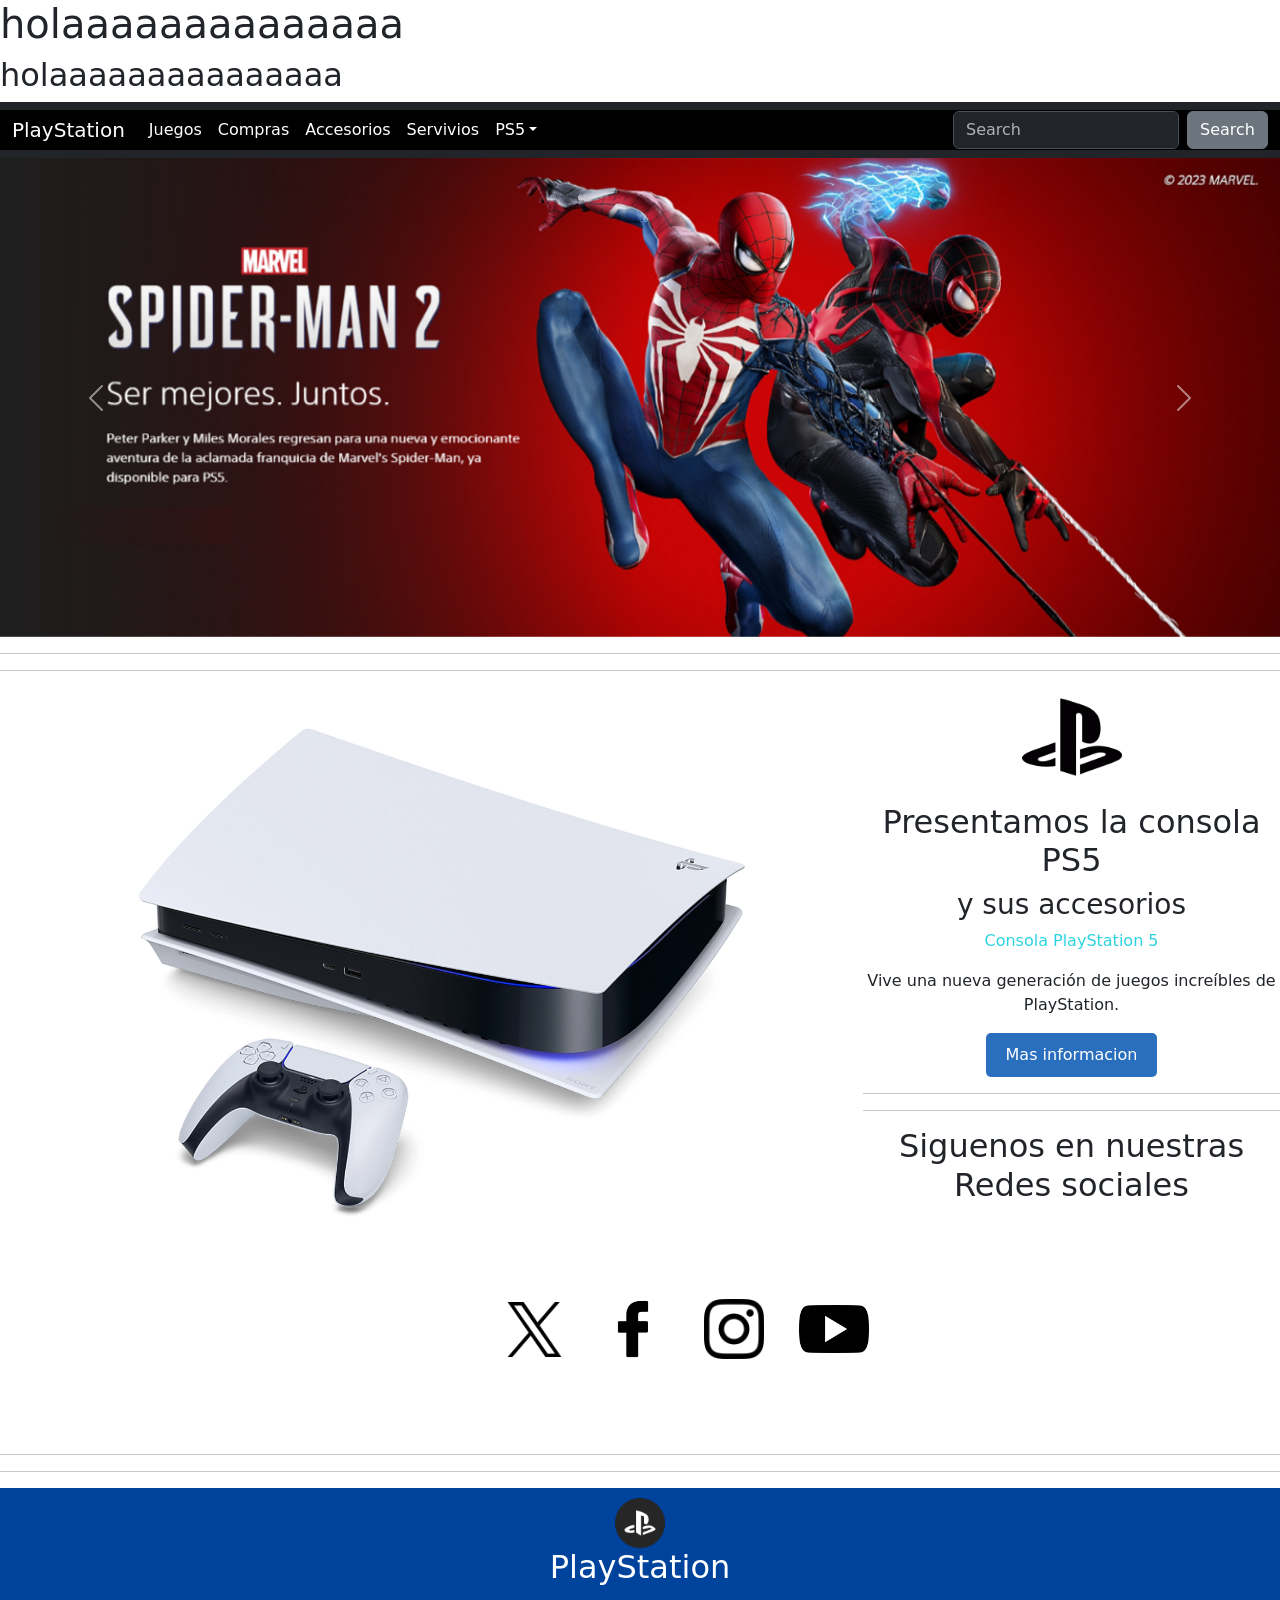
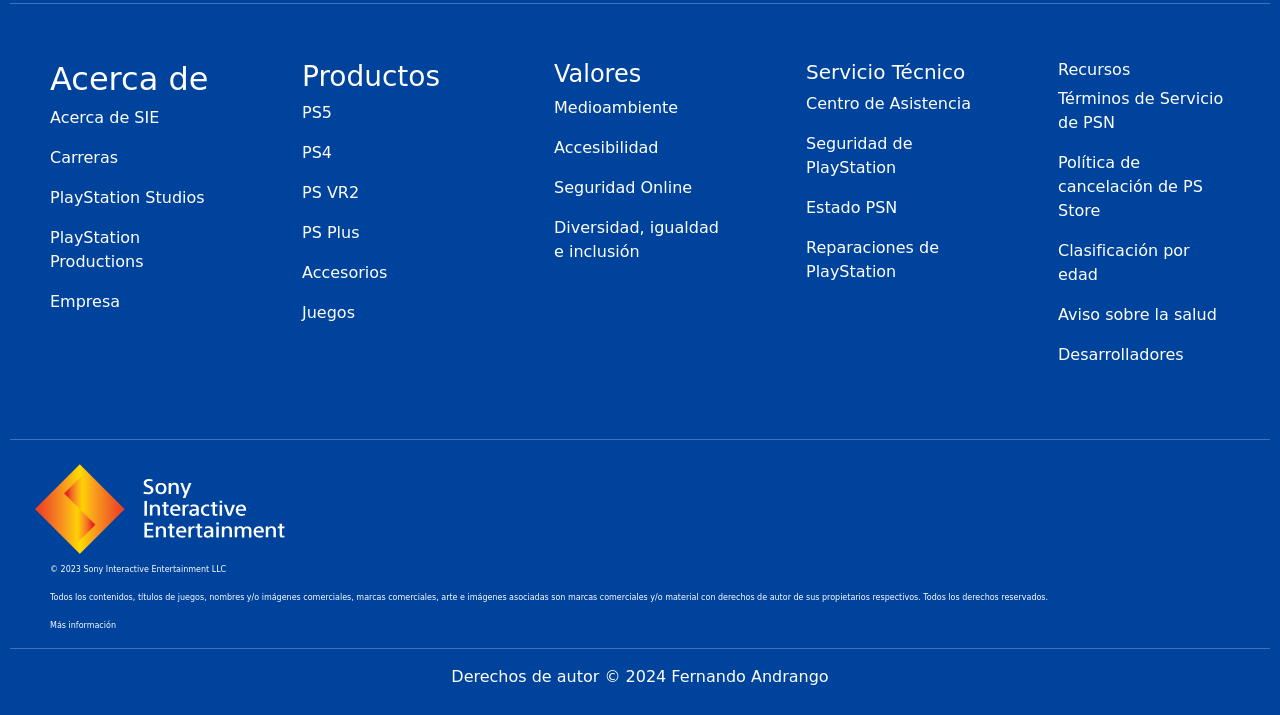
<file: index.html>
<!DOCTYPE html>
<html lang="es">
  <head>
    <meta charset="UTF-8" />
    <meta name="viewport" content="width=device-width, initial-scale=1.0" />
    <style>
      p {
        margin-bottom: 10px;
      }
      footer {
        background-color: #00439c;
        color: rgb(255, 255, 255);
        padding: 10px;
        text-align: center;
      }
    </style>
    <link
      rel="icon"
      href="imagenes/logotipo-de-playstation.png"
      type="image/x-icon"
    />
    <link
      href="https://cdn.jsdelivr.net/npm/bootstrap@5.3.2/dist/css/bootstrap.min.css"
      rel="stylesheet"
      integrity="sha384-T3c6CoIi6uLrA9TneNEoa7RxnatzjcDSCmG1MXxSR1GAsXEV/Dwwykc2MPK8M2HN"
      crossorigin="anonymous"
    />
    <link rel="stylesheet" href="css/diseño.css" />

    <title>PlayStation</title>
  </head>
  <body>
    <h1>holaaaaaaaaaaaaaa</h1>
    <h2>holaaaaaaaaaaaaaaa</h2>
    <nav class="navbar navbar-expand-lg bg-dark" data-bs-theme="dark">
      <div class="container-fluid">
        <a class="navbar-brand" href="#">PlayStation</a>
        <button
          class="navbar-toggler"
          type="button"
          data-bs-toggle="collapse"
          data-bs-target="#navbarColor02"
          aria-controls="navbarColor02"
          aria-expanded="false"
          aria-label="Toggle navigation"
        >
          <span class="navbar-toggler-icon"></span>
        </button>
        <div class="collapse navbar-collapse" id="navbarColor02">
          <ul class="navbar-nav me-auto">
            <li class="nav-item">
              <a class="nav-link active" href="juegos.html"
                >Juegos
                <span class="visually-hidden">(current)</span>
              </a>
            </li>
            <li class="nav-item">
              <a class="nav-link" href="compras.html">Compras</a>
            </li>
            <li class="nav-item">
              <a class="nav-link" href="accesorios.html">Accesorios</a>
            </li>
            <li class="nav-item">
              <a class="nav-link" href="servicios.html">Servivios</a>
            </li>
            <li class="nav-item dropdown">
              <a
                class="nav-link dropdown-toggle"
                data-bs-toggle="dropdown"
                href="#"
                role="button"
                aria-haspopup="true"
                aria-expanded="false"
                >PS5</a
              >
              <div class="dropdown-menu">
                <a class="dropdown-item" href="#">Action</a>
                <a class="dropdown-item" href="#">Another action</a>
                <a class="dropdown-item" href="#">Something else here</a>
                <div class="dropdown-divider"></div>
                <a class="dropdown-item" href="#">Separated link</a>
              </div>
            </li>
          </ul>
          <form class="d-flex">
            <input
              class="form-control me-sm-2"
              type="search"
              placeholder="Search"
            />
            <button class="btn btn-secondary my-2 my-sm-0" type="submit">
              Search
            </button>
          </form>
        </div>
      </div>
    </nav>
    <!--Carousel-->

    <div
      id="carouselExampleInterval"
      class="carousel slide"
      data-bs-ride="carousel"
    >
      <div class="carousel-inner">
        <div class="carousel-item active" data-bs-interval="10000">
          <img src="imagenes/spider.png" class="d-block w-100" alt="logo" />
        </div>
        <div class="carousel-item" data-bs-interval="2000">
          <img src="imagenes/god.png" class="d-block w-100" alt="logo" />
        </div>
        <div class="carousel-item">
          <img src="imagenes/play.png" class="d-block w-100" alt="logo" />
        </div>
      </div>
      <button
        class="carousel-control-prev"
        type="button"
        data-bs-target="#carouselExampleInterval"
        data-bs-slide="prev"
      >
        <span class="carousel-control-prev-icon" aria-hidden="true"></span>
        <span class="visually-hidden">Previous</span>
      </button>
      <button
        class="carousel-control-next"
        type="button"
        data-bs-target="#carouselExampleInterval"
        data-bs-slide="next"
      >
        <span class="carousel-control-next-icon" aria-hidden="true"></span>
        <span class="visually-hidden">Next</span>
      </button>
    </div>
    <hr />
    <hr />

    <div style="float: left">
      <img src="imagenes/ps5.png" alt="ps5" />
    </div>
    <div style="text-align: center">
      <img
        src="imagenes/logotipo-de-playstation.png"
        alt="logo"
        height="100px"
        width="100px"
      />
      <p></p>
      <h2 class="titulo1">Presentamos la consola PS5</h2>
      <h3>y sus accesorios</h3>

      <p class="titulo2">Consola PlayStation 5</p>
      <p>Vive una nueva generación de juegos increíbles de PlayStation.</p>
      <button class="mi-boton">Mas informacion</button>
    </div>
    <hr />
    <hr />
    <div style="text-align: center">
      <h2>Siguenos en nuestras Redes sociales</h2>
    </div>
    <div class="container">
      <section class="contenedor-flexible">
        <div class="caja caja-1" style="text-align: center">
          &nbsp;&nbsp;&nbsp;&nbsp;&nbsp;&nbsp;&nbsp;&nbsp;&nbsp;&nbsp;&nbsp;&nbsp;&nbsp;&nbsp;&nbsp;&nbsp;&nbsp;&nbsp;
          <img
            src="imagenes/gorjeo.png"
            alt="twiter"
            height="55px"
            width="55px"
          />
          &nbsp;&nbsp;&nbsp;&nbsp;&nbsp;
          <img
            src="imagenes/facebook.png"
            alt="facebook"
            height="70px"
            width="70px"
          />
          &nbsp;&nbsp;&nbsp;&nbsp;&nbsp;
          <img
            src="imagenes/instagram.png"
            alt="instagram"
            height="60px"
            width="60px"
          />
          &nbsp;&nbsp;&nbsp;&nbsp;&nbsp;
          <img
            src="imagenes/youtube.png"
            alt="youtube"
            height="70px"
            width="70px"
          />
        </div>
      </section>
    </div>

    <div class="toast" role="alert" aria-live="assertive" aria-atomic="true">
      <div class="toast-header">
        <img
          src="imagenes/logotipo-de-playstation.png"
          class="rounded me-2"
          alt="..."
        />
        <strong class="me-auto">Bootstrap</strong>
        <small class="text-body-secondary">1 mins ago</small>
        <button
          type="button"
          class="btn-close"
          data-bs-dismiss="toast"
          aria-label="Close"
        ></button>
      </div>
      <div class="toast-body">Hello, world! This is a toast message.</div>
    </div>

    <hr />
    <hr />
    <!--pie de pagina-->
    <footer>
      <div>
        <img
          src="imagenes/estacion-de-juegos (1).png"
          alt="logo2"
          height="50px"
          width="50px"
        />
      </div>
      <div style="text-align: center">
        <h2 class="pie-pagina">PlayStation</h2>
      </div>
      <hr />
      <div class="clearfix">
        <div class="columna">
          <h2>Acerca de</h2>
          <p>Acerca de SIE</p>
          <p>Carreras</p>
          <p>PlayStation Studios</p>
          <p>PlayStation Productions</p>
          <p>Empresa</p>
        </div>
        <div class="columna">
          <h3>Productos</h3>
          <p>PS5</p>
          <p>PS4</p>
          <p>PS VR2</p>
          <p>PS Plus</p>
          <p>Accesorios</p>
          <p>Juegos</p>
        </div>
        <div class="columna">
          <h4>Valores</h4>
          <p>Medioambiente</p>
          <p>Accesibilidad</p>
          <p>Seguridad Online</p>
          <p>Diversidad, igualdad e inclusión</p>
        </div>
        <div class="columna">
          <h5>Servicio Técnico</h5>
          <p>Centro de Asistencia</p>
          <p>Seguridad de PlayStation</p>
          <p>Estado PSN</p>
          <p>Reparaciones de PlayStation</p>
        </div>
        <div class="columna">
          <h6>Recursos</h6>
          <p>Términos de Servicio de PSN</p>
          <p>Política de cancelación de PS Store</p>
          <p>Clasificación por edad</p>
          <p>Aviso sobre la salud</p>
          <p>Desarrolladores</p>
        </div>
      </div>

      <hr />
      <div style="text-align: left">
        <img src="imagenes/sony.png" alt="" />
      </div>
      <p class="parrafo-final">© 2023 Sony Interactive Entertainment LLC</p>
      <p class="parrafo-final">
        Todos los contenidos, títulos de juegos, nombres y/o imágenes
        comerciales, marcas comerciales, arte e imágenes asociadas son marcas
        comerciales y/o material con derechos de autor de sus propietarios
        respectivos. Todos los derechos reservados.
      </p>
      <p class="parrafo-final">Más información</p>
      <hr />
      <p>Derechos de autor © 2024 Fernando Andrango</p>
    </footer>

    <script
      src="https://cdn.jsdelivr.net/npm/bootstrap@5.3.2/dist/js/bootstrap.bundle.min.js"
      integrity="sha384-C6RzsynM9kWDrMNeT87bh95OGNyZPhcTNXj1NW7RuBCsyN/o0jlpcV8Qyq46cDfL"
      crossorigin="anonymous"
    ></script>
  </body>
</html>
</file>
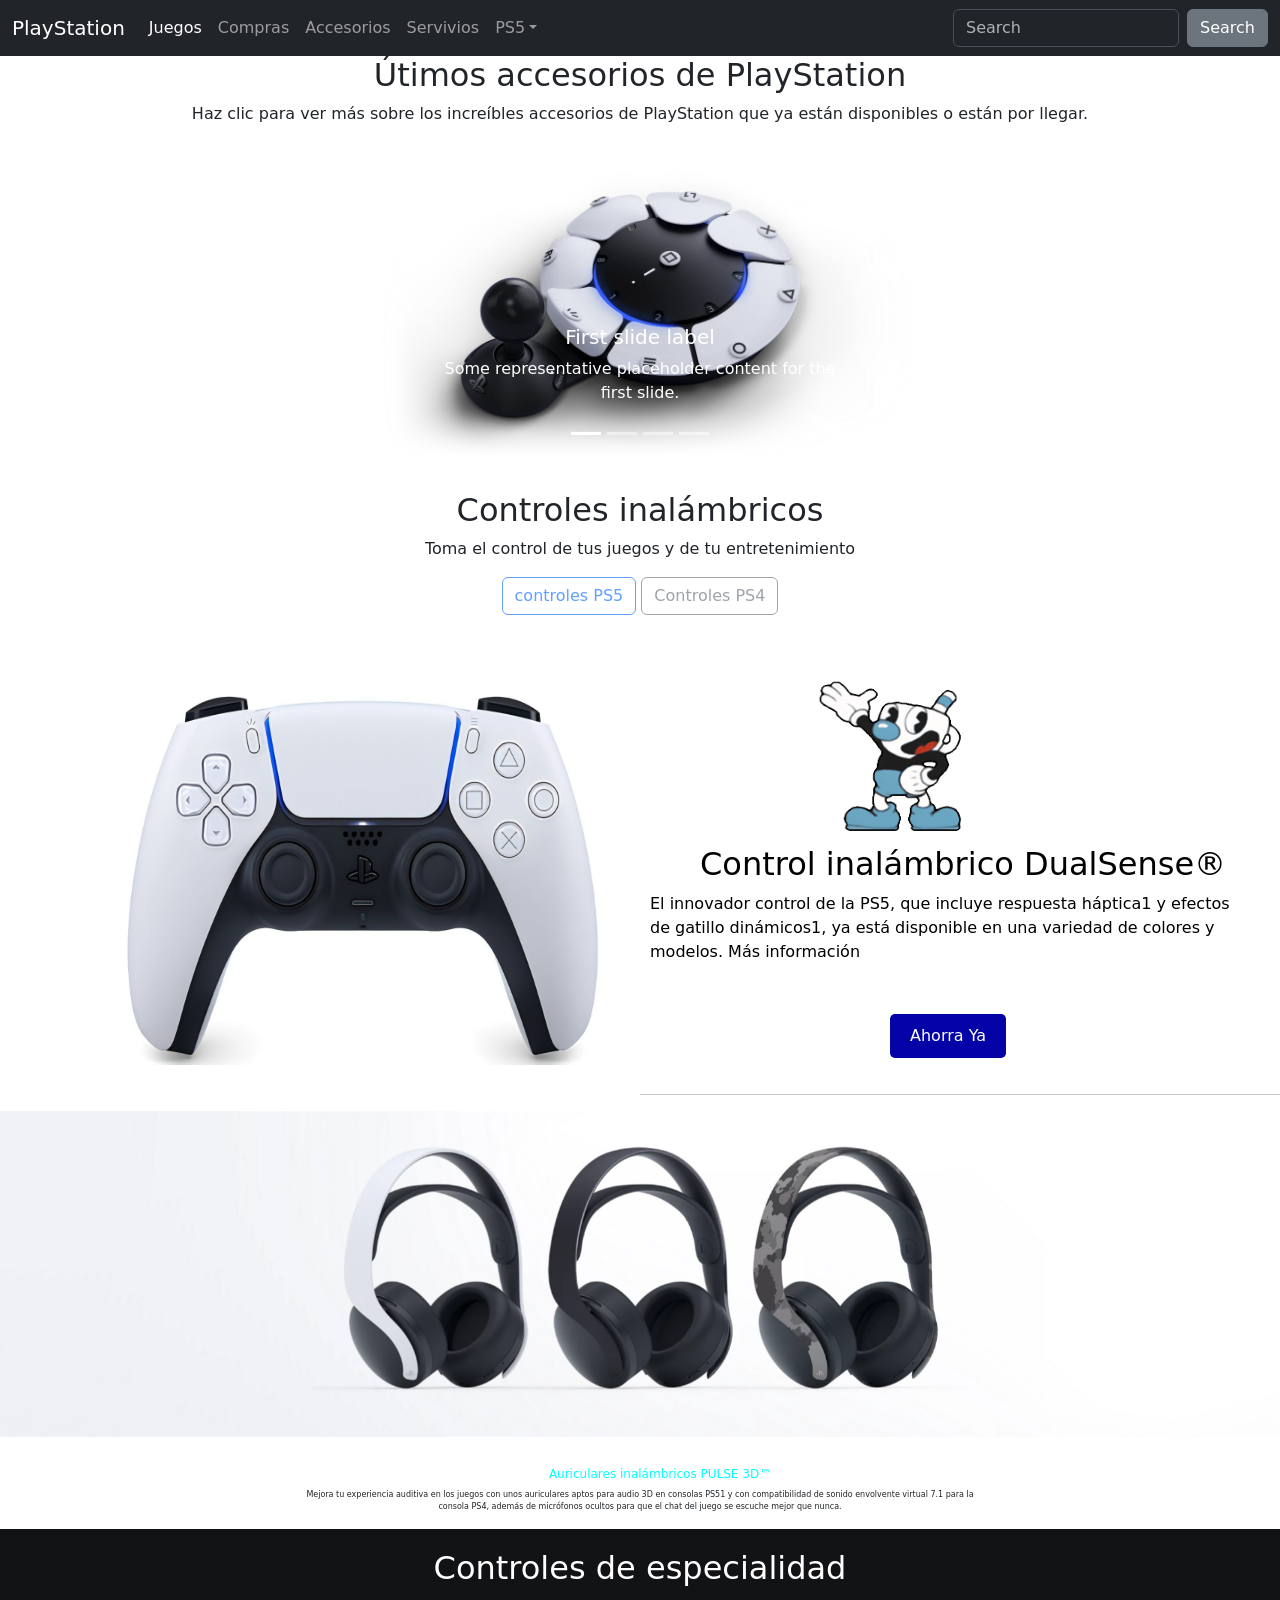
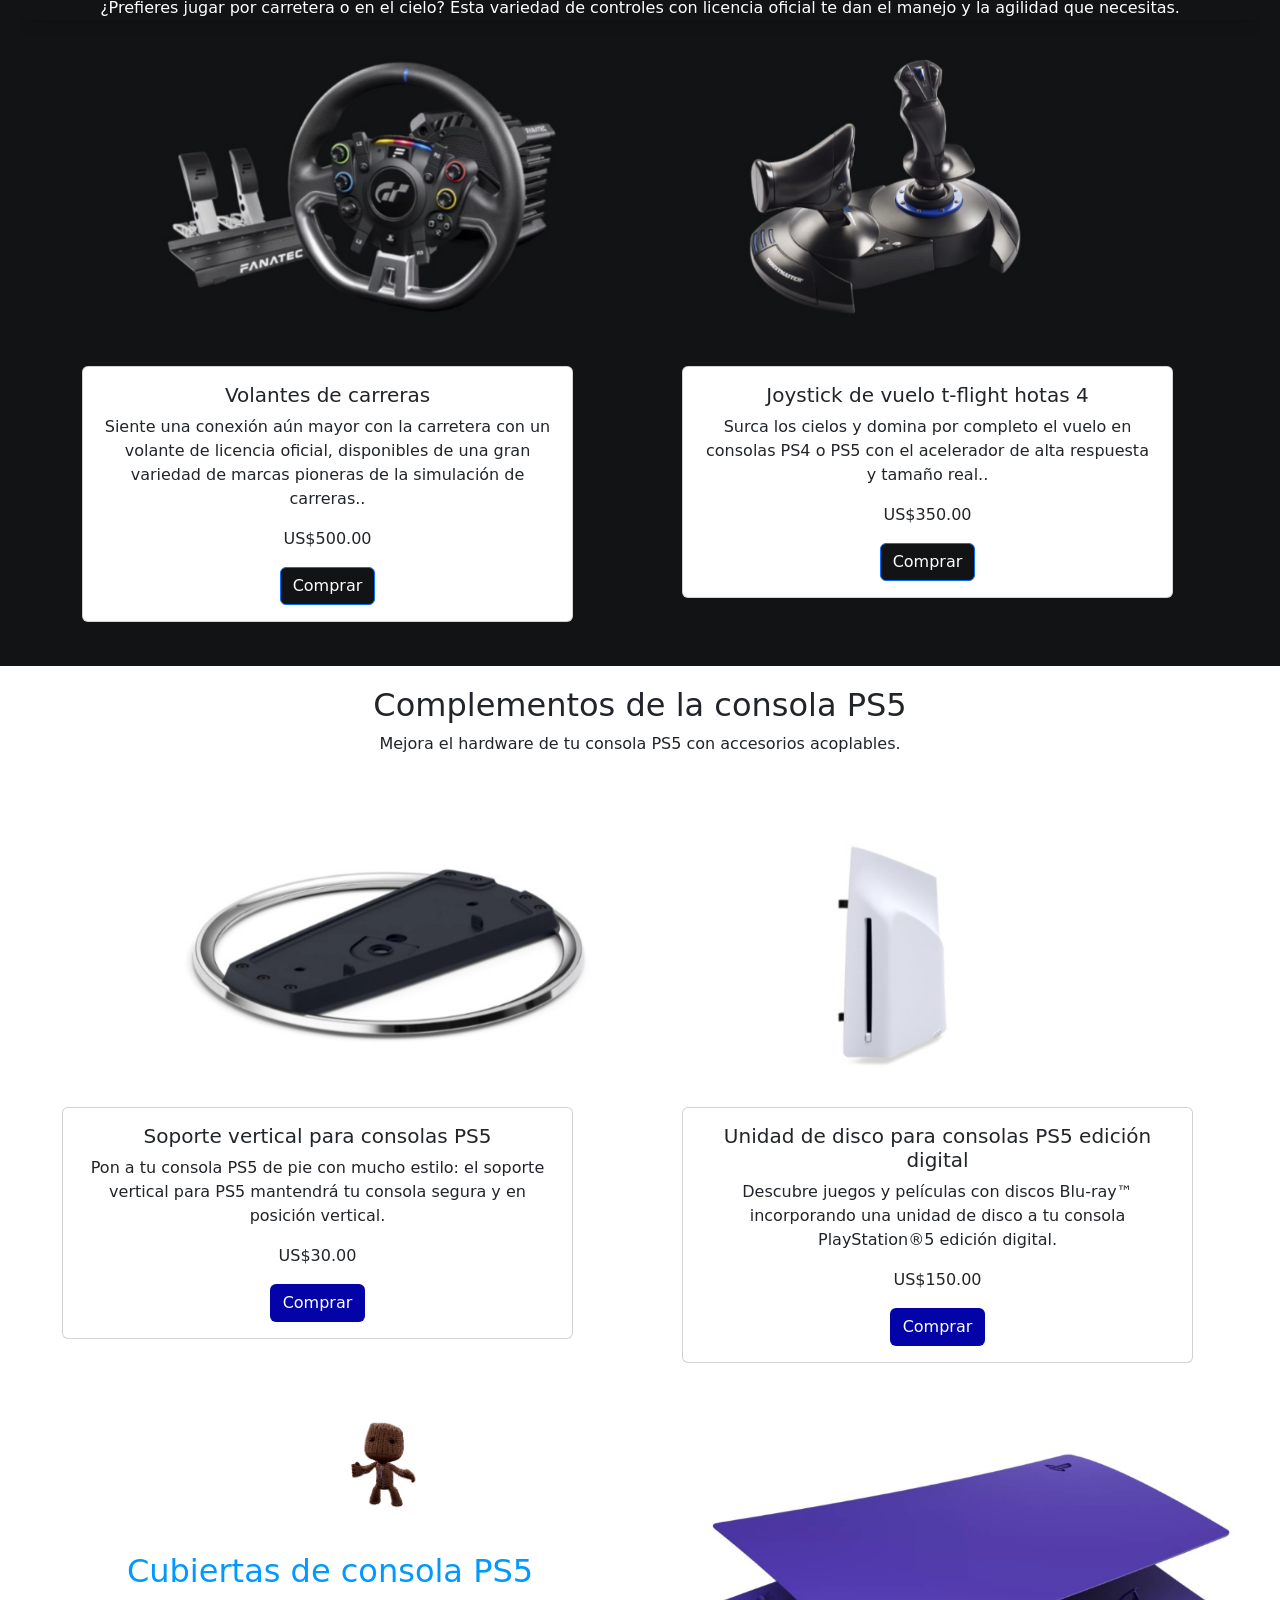
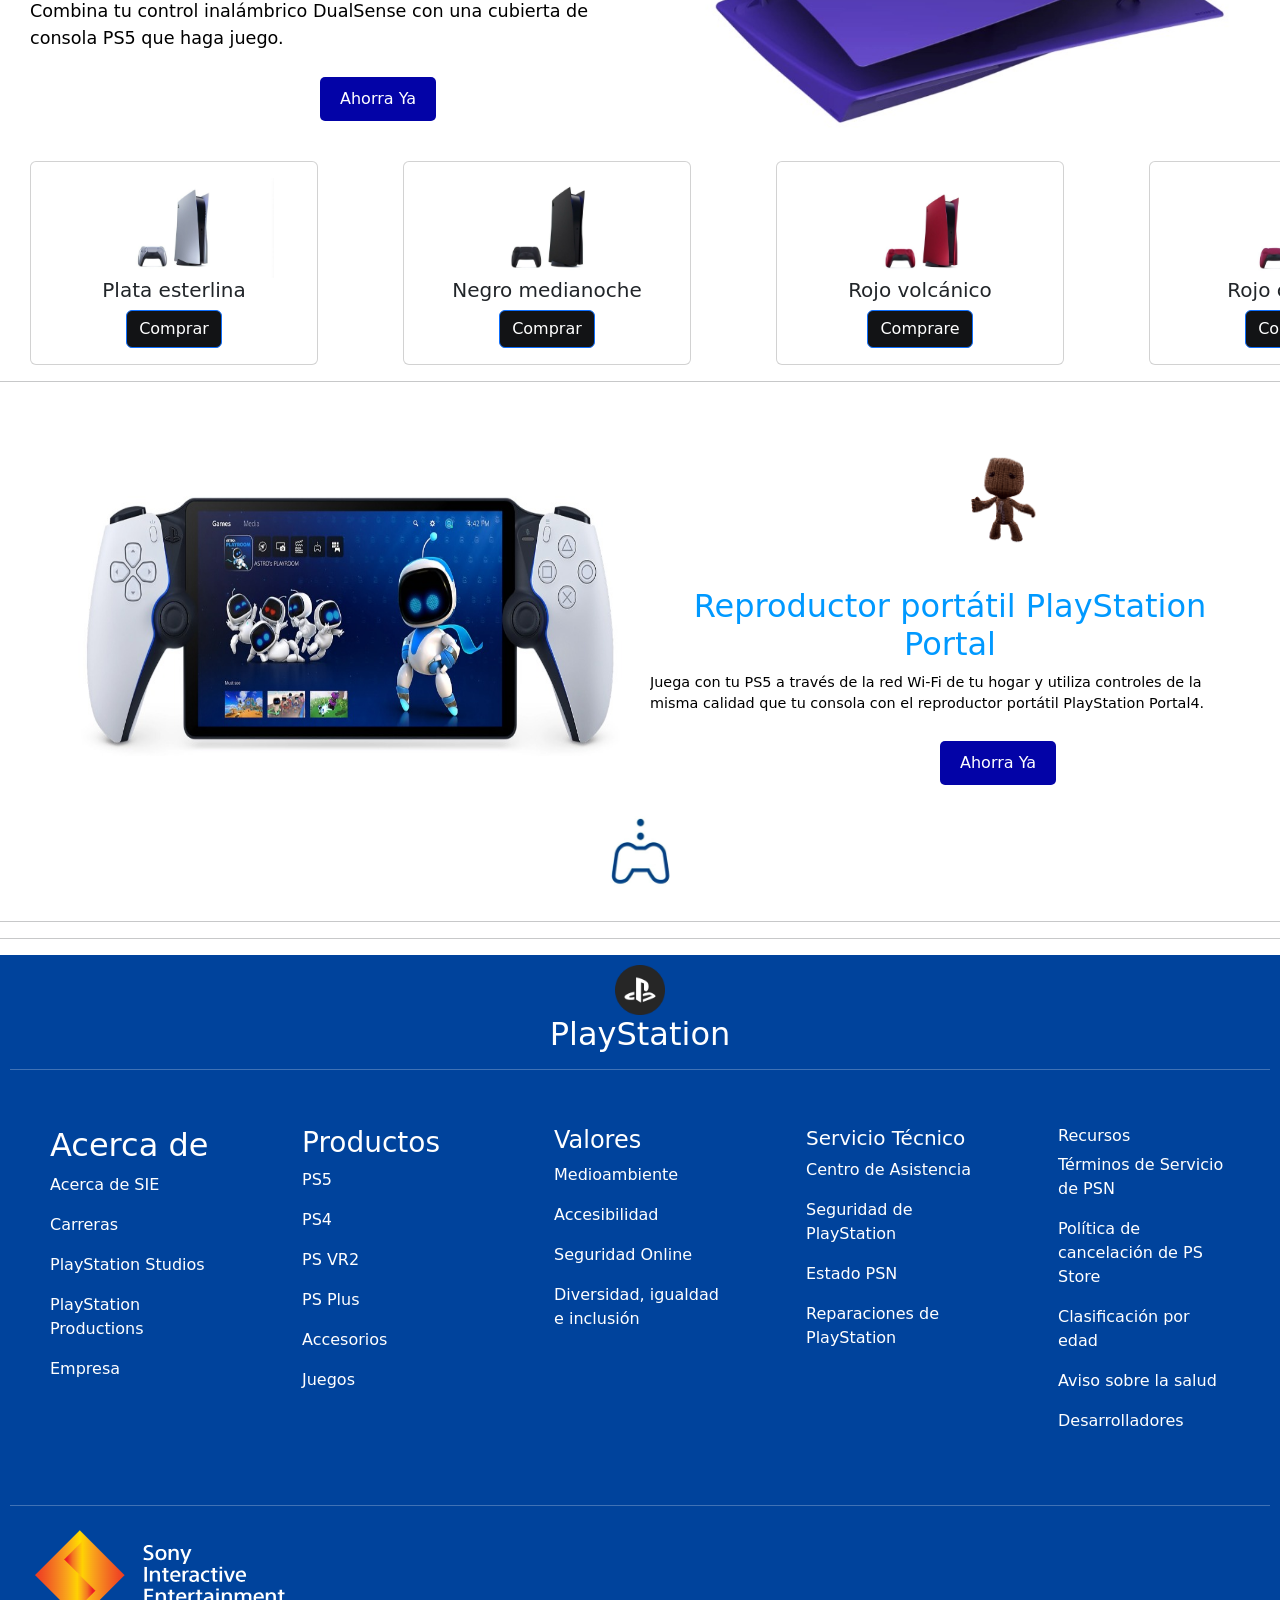
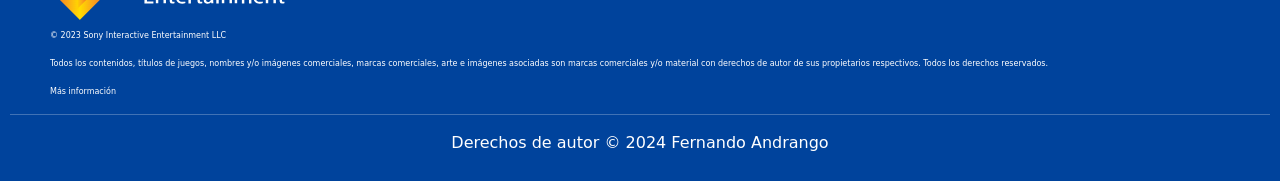
<file: accesorios.html>
<!DOCTYPE html>
<html lang="en">
  <head>
    <meta charset="UTF-8" />
    <meta name="viewport" content="width=device-width, initial-scale=1.0" />
    <link
    rel="icon"
    href="imagenes/logotipo-de-playstation.png"
    type="image/x-icon"
  />
    <style>
        header {
          background-color: #ffffff;
          padding: 20px;
          text-align: left;
          color: rgb(0, 0, 0);
        }
        p {
          margin-bottom: 10px;
        }
        footer {
          background-color: #00439c;
          color: white;
          padding: 10px;
          text-align: center;
        }
      </style>
    <link
      href="https://cdn.jsdelivr.net/npm/bootstrap@5.3.2/dist/css/bootstrap.min.css"
      rel="stylesheet"
      integrity="sha384-T3c6CoIi6uLrA9TneNEoa7RxnatzjcDSCmG1MXxSR1GAsXEV/Dwwykc2MPK8M2HN"
      crossorigin="anonymous"
    />
    <link rel="stylesheet" href="css/diseñoAcsesorios.css" />


    <title>Accesorios</title>
  </head>
  <body>
    <nav class="navbar navbar-expand-lg bg-dark" data-bs-theme="dark">
      <div class="container-fluid">
        <a class="navbar-brand" href="playstation.html">PlayStation</a>
        <button
          class="navbar-toggler"
          type="button"
          data-bs-toggle="collapse"
          data-bs-target="#navbarColor02"
          aria-controls="navbarColor02"
          aria-expanded="false"
          aria-label="Toggle navigation"
        >
          <span class="navbar-toggler-icon"></span>
        </button>
        <div class="collapse navbar-collapse" id="navbarColor02">
          <ul class="navbar-nav me-auto">
            <li class="nav-item">
              <a class="nav-link active" href="juegos.html"
                >Juegos
                <span class="visually-hidden">(current)</span>
              </a>
            </li>
            <li class="nav-item">
              <a class="nav-link" href="compras.html">Compras</a>
            </li>
            <li class="nav-item">
              <a class="nav-link" href="#">Accesorios</a>
            </li>
            <li class="nav-item">
              <a class="nav-link" href="servicios.html">Servivios</a>
            </li>
            <li class="nav-item dropdown">
              <a
                class="nav-link dropdown-toggle"
                data-bs-toggle="dropdown"
                href="#"
                role="button"
                aria-haspopup="true"
                aria-expanded="false"
                >PS5</a
              >
              <div class="dropdown-menu">
                <a class="dropdown-item" href="#">Action</a>
                <a class="dropdown-item" href="#">Another action</a>
                <a class="dropdown-item" href="#">Something else here</a>
                <div class="dropdown-divider"></div>
                <a class="dropdown-item" href="#">Separated link</a>
              </div>
            </li>
          </ul>
          <form class="d-flex">
            <input
              class="form-control me-sm-2"
              type="search"
              placeholder="Search"
            />
            <button class="btn btn-secondary my-2 my-sm-0" type="submit">
              Search
            </button>
          </form>
        </div>
      </div>
    </nav>

    <!--Carousel-->
    <div class="titulo1">
      <h2>Útimos accesorios de PlayStation</h2>
      <p>
        Haz clic para ver más sobre los increíbles accesorios de PlayStation que
        ya están disponibles o están por llegar.
      </p>
    </div>
    <div class="carrusel1">
      <div id="carouselExampleCaptions" class="carousel slide">
        <div class="carousel-indicators">
          <button
            type="button"
            data-bs-target="#carouselExampleCaptions"
            data-bs-slide-to="0"
            class="active"
            aria-current="true"
            aria-label="Slide 1"
          ></button>
          <button
            type="button"
            data-bs-target="#carouselExampleCaptions"
            data-bs-slide-to="1"
            aria-label="Slide 2"
          ></button>
          <button
            type="button"
            data-bs-target="#carouselExampleCaptions"
            data-bs-slide-to="2"
            aria-label="Slide 3"
          ></button>
          <button
            type="button"
            data-bs-target="#carouselExampleCaptions"
            data-bs-slide-to="3"
            aria-label="Slide 4"
          ></button>
        </div>
        <div class="carousel-inner">
          <div class="carousel-item active">
            <img
              src="imagenes2/access-controller-image-block-01-en-12may23.webp"
              class="d-block w-100"
              alt="..."
            />
            <div class="carousel-caption d-none d-md-block">
              <h5>First slide label</h5>
              <p>
                Some representative placeholder content for the first slide.
              </p>
            </div>
          </div>
          <div class="carousel-item">
            <img
              src="imagenes2/PULSE-Elite-headset-thumbnail-02-en-12sep23.webp"
              class="d-block w-100"
              alt="..."
            />
            <div class="carousel-caption d-none d-md-block">
              <h5>Second slide label</h5>
              <p>
                Some representative placeholder content for the second slide.
              </p>
            </div>
          </div>

          <div class="carousel-item">
            <img
              src="imagenes2/PULSE-Explore-earbuds-thumbnail-01-en-12sep23.webp"
              class="d-block w-100"
              alt="..."
            />
            <div class="carousel-caption d-none d-md-block">
              <h5>Third slide label</h5>
              <p>
                Some representative placeholder content for the third slide.
              </p>
            </div>
          </div>
        </div>
        <button
          class="carousel-control-prev"
          type="button"
          data-bs-target="#carouselExampleCaptions"
          data-bs-slide="prev"
        >
          <span class="carousel-control-prev-icon" aria-hidden="true"></span>
          <span class="visually-hidden">Previous</span>
        </button>
        <button
          style="color: black"
          class="carousel-control-next"
          type="button"
          data-bs-target="#carouselExampleCaptions"
          data-bs-slide="next"
        >
          <span class="carousel-control-next-icon" aria-hidden="true"></span>
          <span class="visually-hidden">Next</span>
        </button>
      </div>
    </div>

    <!--Cartas-->
    <div class="titulo1">
      <h2>Controles inalámbricos</h2>
      <p>Toma el control de tus juegos y de tu entretenimiento</p>
    </div>
    <div class="boton">
      <button type="button" class="btn btn-outline-primary" disabled>
        controles PS5
      </button>
      <button type="button" class="btn btn-outline-secondary" disabled>
        Controles PS4
      </button>
    </div>

    <!--Control-->

    <header>
      <div class="contenedor-clearfix">
        <div class="parrafos">
          <img
            class="mono"
            src="imagenes/baso.gif"
            alt="gifi"
            width="200px"
            height="200px"
          />
          <h2 class="titulo4">Control inalámbrico DualSense®</h2>
          <p>
            El innovador control de la PS5, que incluye respuesta háptica1 y
            efectos de gatillo dinámicos1, ya está disponible en una variedad de
            colores y modelos. Más información
          </p>
        </div>
        <div class="imagen">
          <img
            src="imagenes2/controlblanco.jpeg"
            alt=""
            width="600px"
            height="400px"
          />
        </div>
      </div>
      &nbsp;&nbsp;&nbsp;&nbsp;&nbsp; &nbsp;&nbsp;&nbsp;&nbsp;&nbsp;

      <div class="button1">
        <button class="mi-boton">Ahorra Ya</button>
      </div>
    </header>
    <hr />
    <!--Carousel-->
    <div
      id="carouselExampleSlidesOnly"
      class="carousel slide"
      data-bs-ride="carousel"
    >
      <div class="carousel-inner">
        <div class="carousel-item active">
          <img
            src="imagenes2/audifonos.png"
            class="d-block w-100"
            alt="juegos"
          />
        </div>
      </div>
    </div>

    <div class="titulo2">
      <h2 class="titulo3">Auriculares inalámbricos PULSE 3D™</h2>
      <p>
        Mejora tu experiencia auditiva en los juegos con unos auriculares aptos
        para audio 3D en consolas PS51 y con compatibilidad de sonido envolvente
        virtual 7.1 para la consola PS4, además de micrófonos ocultos para que
        el chat del juego se escuche mejor que nunca.
      </p>
    </div>
    <header class="compra">
      <h2>Controles de especialidad</h2>
      ¿Prefieres jugar por carretera o en el cielo? Esta variedad de controles
      con licencia oficial te dan el manejo y la agilidad que necesitas.

      <!--Carousel-->
      <div
        id="carouselExampleSlidesOnly"
        class="carousel slide"
        data-bs-ride="carousel"
      >
        <div class="carousel-inner">
          <div class="carousel-item active">
            <img
              src="imagenes2/mandos.jpeg"
              class="d-block w-100"
              alt="juegos"
            />
          </div>
        </div>
      </div>
      <div>
        <div class="row">
          <div class="col-sm-6 mb-3 mb-sm-0">
            <div class="card">
              <div class="card-body">
                <h5 class="card-title">Volantes de carreras</h5>
                <p class="card-text">
                  Siente una conexión aún mayor con la carretera con un volante
                  de licencia oficial, disponibles de una gran variedad de
                  marcas pioneras de la simulación de carreras..
                </p>
                <p>US$500.00</p>
                <a href="#" class="btn btn-primary">Comprar</a>
              </div>
            </div>
          </div>
          <div class="col-sm-6">
            <div class="card">
              <div class="card-body">
                <h5 class="card-title">Joystick de vuelo t-flight hotas 4</h5>
                <p class="card-text">
                  Surca los cielos y domina por completo el vuelo en consolas
                  PS4 o PS5 con el acelerador de alta respuesta y tamaño real..
                </p>
                <p>US$350.00</p>
                <a href="#" class="btn btn-primary">Comprar</a>
              </div>
            </div>
          </div>
        </div>
      </div>
      &nbsp;&nbsp;&nbsp;&nbsp;&nbsp; &nbsp;&nbsp;&nbsp;&nbsp;&nbsp;
    </header>
    <div class="titulo5">
      <h2>Complementos de la consola PS5</h2>
      <p>Mejora el hardware de tu consola PS5 con accesorios acoplables.</p>
    </div>
    <!--Carousel-->
    <div
      id="carouselExampleSlidesOnly"
      class="carousel slide"
      data-bs-ride="carousel"
    >
      <div class="carousel-inner">
        <div class="carousel-item active">
          <img
            src="imagenes2/componentes.jpeg"
            class="d-block w-100"
            alt="juegos"
          />
        </div>
      </div>
    </div>
    <div class="row">
      <div class="col-sm-6 mb-3 mb-sm-0">
        <div class="card">
          <div class="card-body">
            <h5 class="card-title">Soporte vertical para consolas PS5</h5>
            <p class="card-text">
              Pon a tu consola PS5 de pie con mucho estilo: el soporte vertical
              para PS5 mantendrá tu consola segura y en posición vertical.
            </p>
            <p>US$30.00</p>
            <a href="#" class="btn btn-primary1">Comprar</a>
          </div>
        </div>
      </div>
      <div class="col-sm-6">
        <div class="card">
          <div class="card-body">
            <h5 class="card-title">
              Unidad de disco para consolas PS5 edición digital
            </h5>
            <p class="card-text">
              Descubre juegos y películas con discos Blu-ray™ incorporando una
              unidad de disco a tu consola PlayStation®5 edición digital.
            </p>
            <p>US$150.00</p>
            <a href="#" class="btn btn-primary1">Comprar</a>
          </div>
        </div>
      </div>
    </div>
    &nbsp;&nbsp;&nbsp;&nbsp;&nbsp; &nbsp;&nbsp;&nbsp;&nbsp;&nbsp;
    <header class="ps5">
      <div class="contenedor-clearfix">
        <div class="parrafos2">
          <img
            class="mono2"
            src="imagenes/gifif.gif"
            alt="gifi"
            width="115px"
            height="115px"
          />
          <h2 class="titulo6">Cubiertas de consola PS5</h2>
          <p>
            Combina tu control inalámbrico DualSense con una cubierta de consola
            PS5 que haga juego.
          </p>
        </div>
        <div class="imagen2">
          <img src="imagenes2/ps5.jpeg" alt="" width="600px" height="300px" />
        </div>
      </div>

      <div class="button2">
        <button class="mi-boton2">Ahorra Ya</button>
      </div>
    </header>

    <!--Cartas-->
    <div class="card-general" style="width: 18rem">
      <div class="card">
        <div class="card-body">
          <img
            src="imagenes2/ps5blanco.jpeg"
            alt="pata"
            height="100px"
            width="200px"
          />
          <h5 class="card-title">Plata esterlina</h5>

          <a href="#" class="btn btn-primary">Comprar</a>
        </div>
      </div>
      <div class="card">
        <div class="card-body">
          <img
            src="imagenes2/ps5negro.jpeg"
            alt="pata"
            height="100px"
            width="200px"
          />
          <h5 class="card-title">Negro medianoche</h5>

          <a href="#" class="btn btn-primary">Comprar</a>
        </div>
      </div>
      <div class="card">
        <div class="card-body">
          <img
            src="imagenes2/ps5rojo.jpeg"
            alt="pata"
            height="100px"
            width="200px"
          />
          <h5 class="card-title">Rojo volcánico</h5>

          <a href="#" class="btn btn-primary">Comprare</a>
        </div>
      </div>
      <div class="card">
        <div class="card-body">
          <img
            src="imagenes2/ps5morado.jpeg"
            alt="pata"
            height="100px"
            width="200px"
          />
          <h5 class="card-title">Rojo cósmico</h5>

          <a href="#" class="btn btn-primary">Comprar</a>
        </div>
      </div>
    </div>
    <hr />

    &nbsp;&nbsp;&nbsp;&nbsp;&nbsp; &nbsp;&nbsp;&nbsp;&nbsp;&nbsp;
    <header class="ps4">
      <div class="contenedor-clearfix">
        <div class="parrafos3">
          <img
            class="mono2"
            src="imagenes/gifif.gif"
            alt="gifi"
            width="115px"
            height="115px"
          />
          <h2 class="titulo6">Reproductor portátil PlayStation Portal</h2>
          <p>
            Juega con tu PS5 a través de la red Wi-Fi de tu hogar y utiliza
            controles de la misma calidad que tu consola con el reproductor
            portátil PlayStation Portal4.
          </p>
        </div>
        <div class="imagen3">
          <img
            src="imagenes2/mandorobot.jpeg"
            alt=""
            width="600px"
            height="300px"
          />
        </div>
      </div>

      <div class="button2">
        <button class="mi-boton2">Ahorra Ya</button>
      </div>
    </header>
    <div style="text-align: center">
      <img
        src="imagenes2/iconocontrol.jpeg"
        alt=""
        width="150px"
        height="100px"
      />
    </div>
    <hr />
    <hr />
    <!--pie de pagina-->
    <footer>
      <div>
        <img
          src="imagenes/estacion-de-juegos (1).png"
          alt="logo2"
          height="50px"
          width="50px"
        />
      </div>
      <div style="text-align: center">
        <h2 class="pie-pagina">PlayStation</h2>
      </div>
      <hr />
      <div class="clearfix">
        <div class="columna">
          <h2>Acerca de</h2>
          <p>Acerca de SIE</p>
          <p>Carreras</p>
          <p>PlayStation Studios</p>
          <p>PlayStation Productions</p>
          <p>Empresa</p>
        </div>
        <div class="columna">
          <h3>Productos</h3>
          <p>PS5</p>
          <p>PS4</p>
          <p>PS VR2</p>
          <p>PS Plus</p>
          <p>Accesorios</p>
          <p>Juegos</p>
        </div>
        <div class="columna">
          <h4>Valores</h4>
          <p>Medioambiente</p>
          <p>Accesibilidad</p>
          <p>Seguridad Online</p>
          <p>Diversidad, igualdad e inclusión</p>
        </div>
        <div class="columna">
          <h5>Servicio Técnico</h5>
          <p>Centro de Asistencia</p>
          <p>Seguridad de PlayStation</p>
          <p>Estado PSN</p>
          <p>Reparaciones de PlayStation</p>
        </div>
        <div class="columna">
          <h6>Recursos</h6>
          <p>Términos de Servicio de PSN</p>
          <p>Política de cancelación de PS Store</p>
          <p>Clasificación por edad</p>
          <p>Aviso sobre la salud</p>
          <p>Desarrolladores</p>
        </div>
      </div>

      <hr />
      <div style="text-align: left">
        <img src="imagenes/sony.png" alt="" />
      </div>
      <p class="parrafo-final">© 2023 Sony Interactive Entertainment LLC</p>
      <p class="parrafo-final">
        Todos los contenidos, títulos de juegos, nombres y/o imágenes
        comerciales, marcas comerciales, arte e imágenes asociadas son marcas
        comerciales y/o material con derechos de autor de sus propietarios
        respectivos. Todos los derechos reservados.
      </p>
      <p class="parrafo-final">Más información</p>
      <hr />
      <p>Derechos de autor © 2024 Fernando Andrango</p>
    </footer>

    <script
      src="https://cdn.jsdelivr.net/npm/bootstrap@5.3.2/dist/js/bootstrap.bundle.min.js"
      integrity="sha384-C6RzsynM9kWDrMNeT87bh95OGNyZPhcTNXj1NW7RuBCsyN/o0jlpcV8Qyq46cDfL"
      crossorigin="anonymous"
    ></script>
  </body>
</html>
</file>
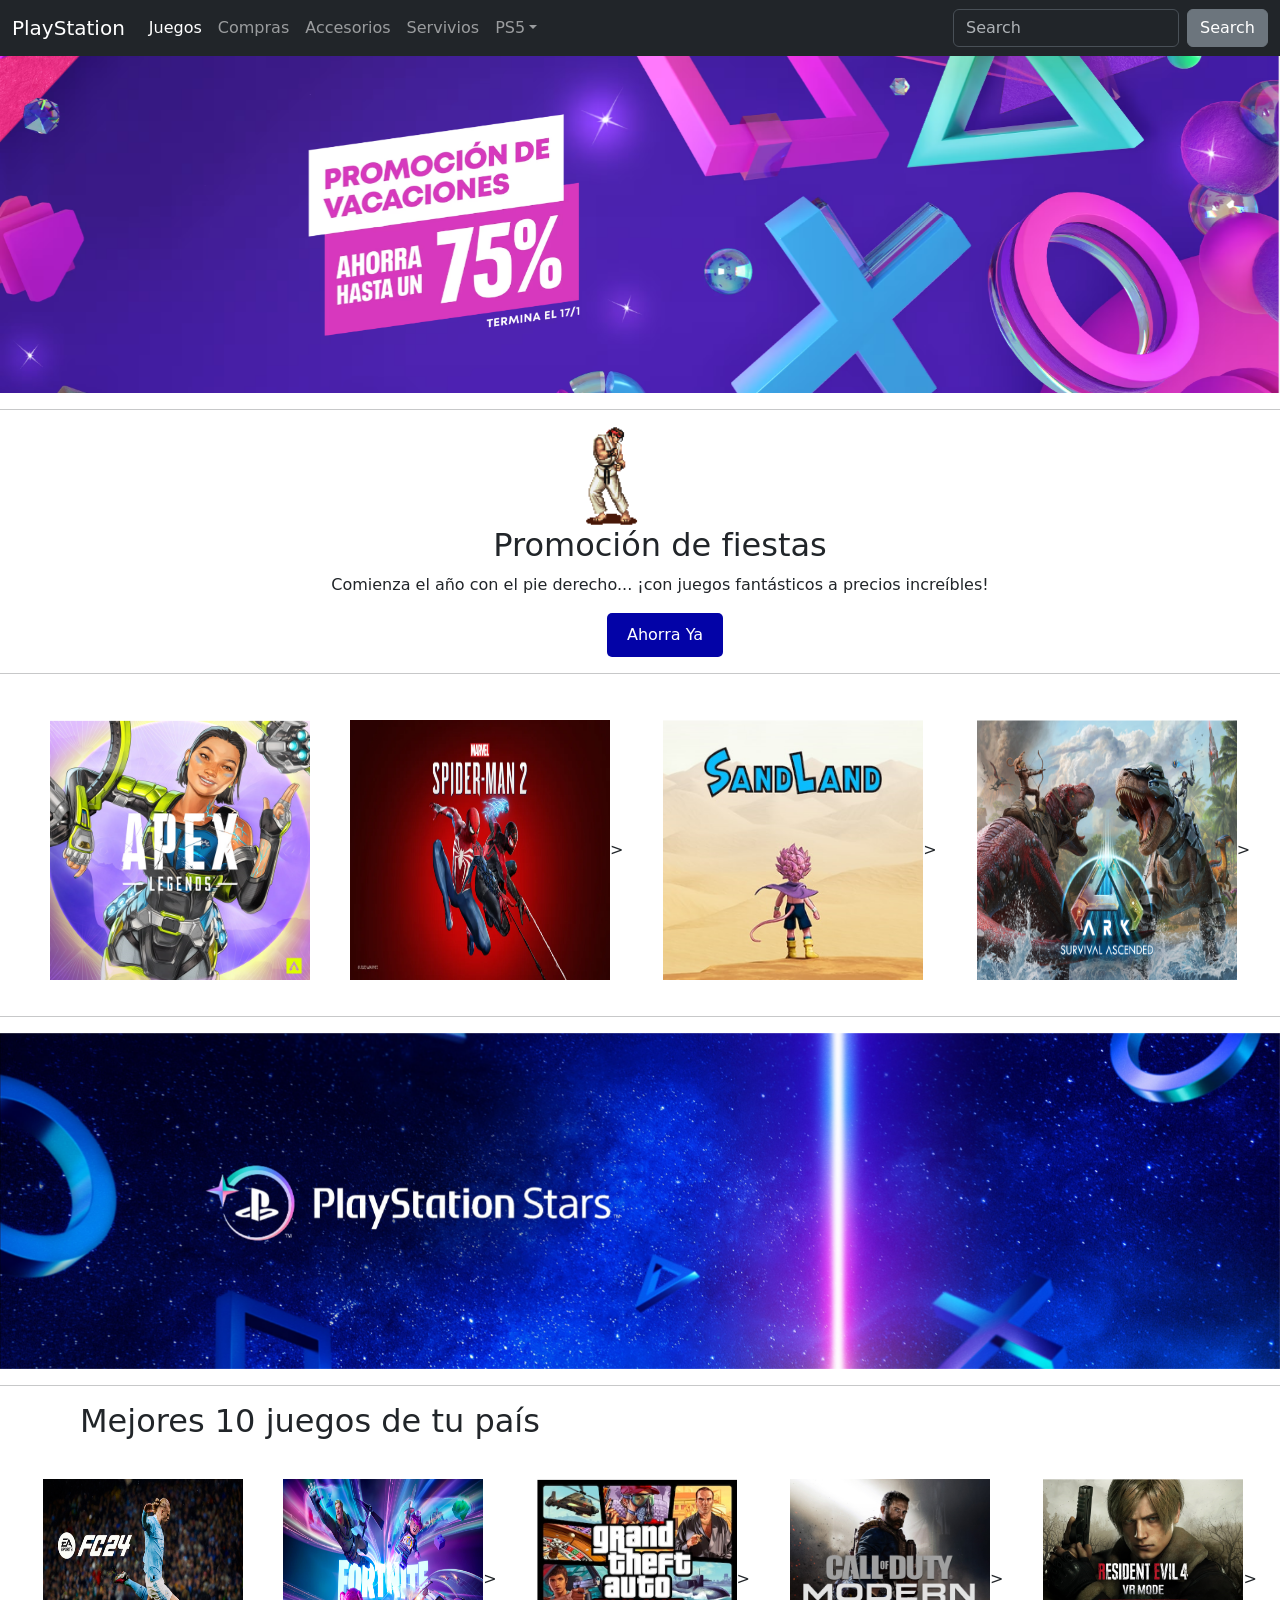
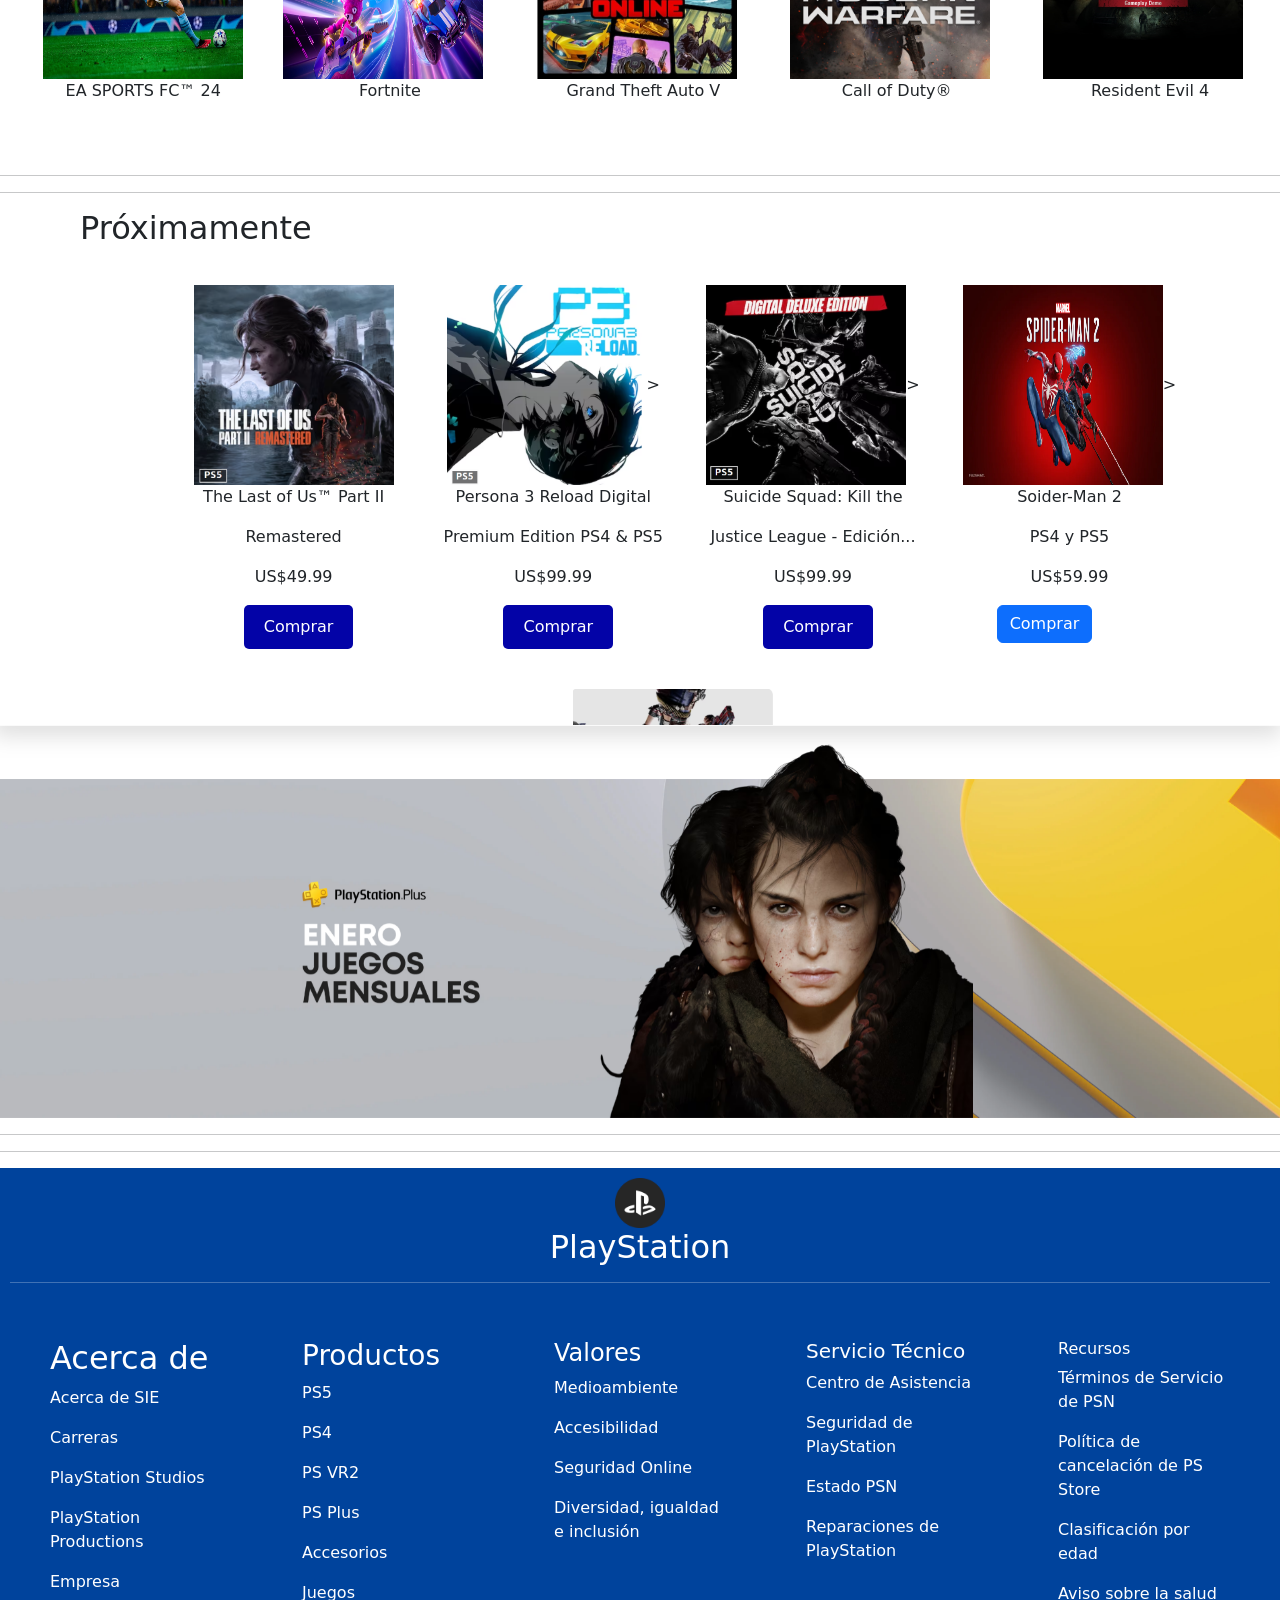
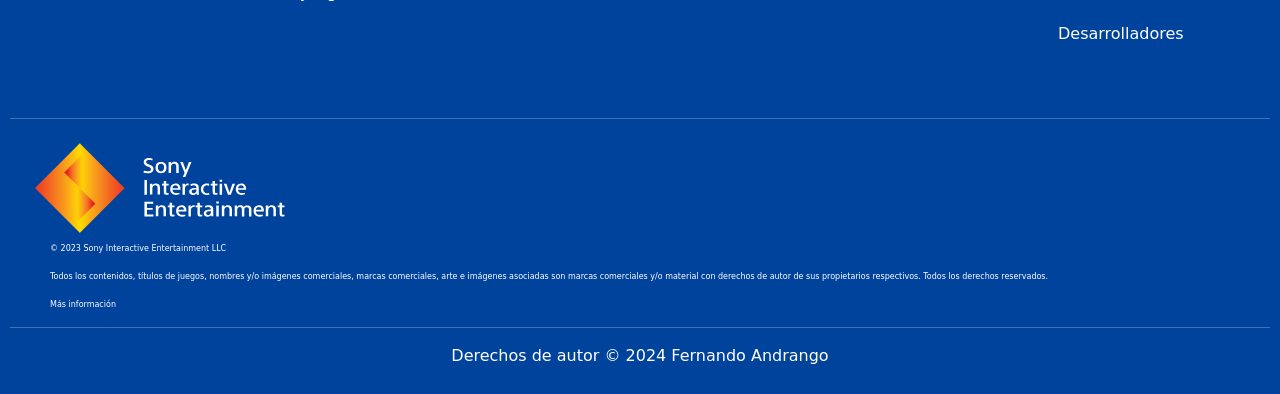
<file: compras.html>
<!DOCTYPE html>
<html lang="es">
  <head>
    <meta charset="UTF-8" />
    <meta name="viewport" content="width=device-width, initial-scale=1.0" />
    <style>
      p {
        margin-bottom: 10px;
      }
      footer {
        background-color: #00439c;
        color: white;
        padding: 10px;
        text-align: center;
      }
    </style>
    <link
      href="https://cdn.jsdelivr.net/npm/bootstrap@5.3.2/dist/css/bootstrap.min.css"
      rel="stylesheet"
      integrity="sha384-T3c6CoIi6uLrA9TneNEoa7RxnatzjcDSCmG1MXxSR1GAsXEV/Dwwykc2MPK8M2HN"
      crossorigin="anonymous"
    />
    <link rel="stylesheet" href="css/diseñoCompras.css" />
    <link
      rel="icon"
      href="imagenes/logotipo-de-playstation.png"
      type="image/x-icon"
    />

    <title>Compras</title>
  </head>
  <body>
    <nav class="navbar navbar-expand-lg bg-dark" data-bs-theme="dark">
      <div class="container-fluid">
        <a class="navbar-brand" href="playstation.html">PlayStation</a>
        <button
          class="navbar-toggler"
          type="button"
          data-bs-toggle="collapse"
          data-bs-target="#navbarColor02"
          aria-controls="navbarColor02"
          aria-expanded="false"
          aria-label="Toggle navigation"
        >
          <span class="navbar-toggler-icon"></span>
        </button>
        <div class="collapse navbar-collapse" id="navbarColor02">
          <ul class="navbar-nav me-auto">
            <li class="nav-item">
              <a class="nav-link active" href="juegos.html"
                >Juegos
                <span class="visually-hidden">(current)</span>
              </a>
            </li>
            <li class="nav-item">
              <a class="nav-link" href="compras.html">Compras</a>
            </li>
            <li class="nav-item">
              <a class="nav-link" href="accesorios.html">Accesorios</a>
            </li>
            <li class="nav-item">
              <a class="nav-link" href="servicios.html">Servivios</a>
            </li>
            <li class="nav-item dropdown">
              <a
                class="nav-link dropdown-toggle"
                data-bs-toggle="dropdown"
                href="#"
                role="button"
                aria-haspopup="true"
                aria-expanded="false"
                >PS5</a
              >
              <div class="dropdown-menu">
                <a class="dropdown-item" href="#">Action</a>
                <a class="dropdown-item" href="#">Another action</a>
                <a class="dropdown-item" href="#">Something else here</a>
                <div class="dropdown-divider"></div>
                <a class="dropdown-item" href="#">Separated link</a>
              </div>
            </li>
          </ul>
          <form class="d-flex">
            <input
              class="form-control me-sm-2"
              type="search"
              placeholder="Search"
            />
            <button class="btn btn-secondary my-2 my-sm-0" type="submit">
              Search
            </button>
          </form>
        </div>
      </div>
    </nav>

    <!--Carousel-->
    <div
      id="carouselExampleSlidesOnly"
      class="carousel slide"
      data-bs-ride="carousel"
    >
      <div class="carousel-inner">
        <div class="carousel-item active">
          <img src="imagenes/ofertas.png" class="d-block w-100" alt="juegos" />
        </div>
      </div>
    </div>
    <hr />
    <div class="titulo4">
      <div>
        <img src="imagenes/tE3.gif" alt="" height="100px" width="150px" />
        <h2>Promoción de fiestas</h2>
      </div>
      <div>
        <p>
          Comienza el año con el pie derecho... ¡con juegos fantásticos a
          precios increíbles!
        </p>
      </div>
      <div class="button1">
        <button class="mi-boton">Ahorra Ya</button>
      </div>
    </div>
    <hr />
    <section class="contenedor-flexible">
      <div class="caja caja-1">
        <img src="imagenes/Apexx.png" alt="" width="260px" height="260px" />
      </div>
      <div class="caja caja-2">
        <img
          src="imagenes/spiderman3.webp"
          alt=""
          width="260px"
          height="260px"
        />>
      </div>
      <div class="caja caja-3">
        <img src="imagenes/salandd.png" alt="" width="260px" height="260px" />>
      </div>
      <div class="caja caja-4">
        <img src="imagenes/arksm.png" alt="" width="260px" height="260px" />>
      </div>
    </section>
    <hr />
    <!--Carousel-->
    <div
      id="carouselExampleSlidesOnly"
      class="carousel slide"
      data-bs-ride="carousel"
    >
      <div class="carousel-inner">
        <div class="carousel-item active">
          <img src="imagenes/space.png" class="d-block w-100" alt="juegos" />
        </div>
      </div>
    </div>
    <hr />
    <div class="titulo3">
      <h2>Mejores 10 juegos de tu país</h2>
    </div>
    <section class="contenedor-flexible3">
      <div class="caja caja-1">
        <img src="imagenes/fifa.png" alt="" width="200px" height="200px" />
        <p>EA SPORTS FC™ 24</p>
      </div>
      <div class="caja caja-2">
        <img src="imagenes/fortnite.png" alt="" width="200px" height="200px" />>
        <p>Fortnite</p>
      </div>
      <div class="caja caja-3">
        <img src="imagenes/gta.png" alt="" width="200px" height="200px" />>
        <p>Grand Theft Auto V</p>
      </div>
      <div class="caja caja-4">
        <img
          src="imagenes/cal of duty.jpg"
          alt=""
          width="200px"
          height="200px"
        />>
        <p>Call of Duty®</p>
      </div>
      <div class="caja caja-5">
        <img
          src="imagenes/residen evil.png"
          alt=""
          width="200px"
          height="200px"
        />>
        <p>Resident Evil 4</p>
      </div>
    </section>
    <hr />
    <!--Carousel-->

    <hr />
    <div class="titulo3">
      <h2>Próximamente</h2>
    </div>
    <section class="contenedor-flexible2">
      <div class="caja caja-1">
        <img src="imagenes/t1.png" alt="" width="200px" height="200px" />
        <p>The Last of Us™ Part II</p>
        <p>Remastered</p>
        <p>US$49.99</p>
        <div class="button1">
          <button class="mi-boton">Comprar</button>
        </div>
      </div>
      <div class="caja caja-2">
        <img src="imagenes/t2.png" alt="" width="200px" height="200px" />>
        <p>Persona 3 Reload Digital</p>
        <p>Premium Edition PS4 & PS5</p>
        <p>US$99.99</p>
        <div class="button1">
          <button class="mi-boton">Comprar</button>
        </div>
      </div>
      <div class="caja caja-3">
        <img src="imagenes/t3.png" alt="" width="200px" height="200px" />>
        <p>Suicide Squad: Kill the</p>
        <p>Justice League - Edición...</p>
        <p>US$99.99</p>
        <div class="button1">
          <button class="mi-boton">Comprar</button>
        </div>
      </div>
      <div class="caja caja-4">
        <img src="imagenes/spiderman3.webp" alt="" width="200px" height="200px" />>
        <p>Soider-Man 2</p>
        <p>PS4 y PS5</p>
        <p>US$59.99</p>
        <div class="button1">
          <a href="compra.html" class="btn btn-primary">Comprar</a>
        </div>
      </div>
      <div class="caja caja-5">
        <img src="imagenes/t5.png" alt="" width="200px" height="200px" />>
        <p>Suicide Squad: Kill the</p>
        <p>Justice League</p>
        <p>US$69.99</p>
        <div class="button1">
          <button class="mi-boton">Comprar</button>
        </div>
      </div>
    </section>
    <!--Carousel-->
    <div
      id="carouselExampleSlidesOnly"
      class="carousel slide"
      data-bs-ride="carousel"
    >
      <div class="carousel-inner">
        <div class="carousel-item active">
          <img src="imagenes/enero.png" class="d-block w-100" alt="juegos" />
        </div>
      </div>
    </div>
    <hr />
    <hr />
    <!--pie de pagina-->
    <footer>
      <div>
        <img
          src="imagenes/estacion-de-juegos (1).png"
          alt="logo2"
          height="50px"
          width="50px"
        />
      </div>
      <div style="text-align: center">
        <h2 class="pie-pagina">PlayStation</h2>
      </div>
      <hr />
      <div class="clearfix">
        <div class="columna">
          <h2>Acerca de</h2>
          <p>Acerca de SIE</p>
          <p>Carreras</p>
          <p>PlayStation Studios</p>
          <p>PlayStation Productions</p>
          <p>Empresa</p>
        </div>
        <div class="columna">
          <h3>Productos</h3>
          <p>PS5</p>
          <p>PS4</p>
          <p>PS VR2</p>
          <p>PS Plus</p>
          <p>Accesorios</p>
          <p>Juegos</p>
        </div>
        <div class="columna">
          <h4>Valores</h4>
          <p>Medioambiente</p>
          <p>Accesibilidad</p>
          <p>Seguridad Online</p>
          <p>Diversidad, igualdad e inclusión</p>
        </div>
        <div class="columna">
          <h5>Servicio Técnico</h5>
          <p>Centro de Asistencia</p>
          <p>Seguridad de PlayStation</p>
          <p>Estado PSN</p>
          <p>Reparaciones de PlayStation</p>
        </div>
        <div class="columna">
          <h6>Recursos</h6>
          <p>Términos de Servicio de PSN</p>
          <p>Política de cancelación de PS Store</p>
          <p>Clasificación por edad</p>
          <p>Aviso sobre la salud</p>
          <p>Desarrolladores</p>
        </div>
      </div>

      <hr />
      <div style="text-align: left">
        <img src="imagenes/sony.png" alt="" />
      </div>
      <p class="parrafo-final">© 2023 Sony Interactive Entertainment LLC</p>
      <p class="parrafo-final">
        Todos los contenidos, títulos de juegos, nombres y/o imágenes
        comerciales, marcas comerciales, arte e imágenes asociadas son marcas
        comerciales y/o material con derechos de autor de sus propietarios
        respectivos. Todos los derechos reservados.
      </p>
      <p class="parrafo-final">Más información</p>
      <hr />
      <p>Derechos de autor © 2024 Fernando Andrango</p>
    </footer>

    <script
      src="https://cdn.jsdelivr.net/npm/bootstrap@5.3.2/dist/js/bootstrap.bundle.min.js"
      integrity="sha384-C6RzsynM9kWDrMNeT87bh95OGNyZPhcTNXj1NW7RuBCsyN/o0jlpcV8Qyq46cDfL"
      crossorigin="anonymous"
    ></script>
  </body>
</html>
</file>
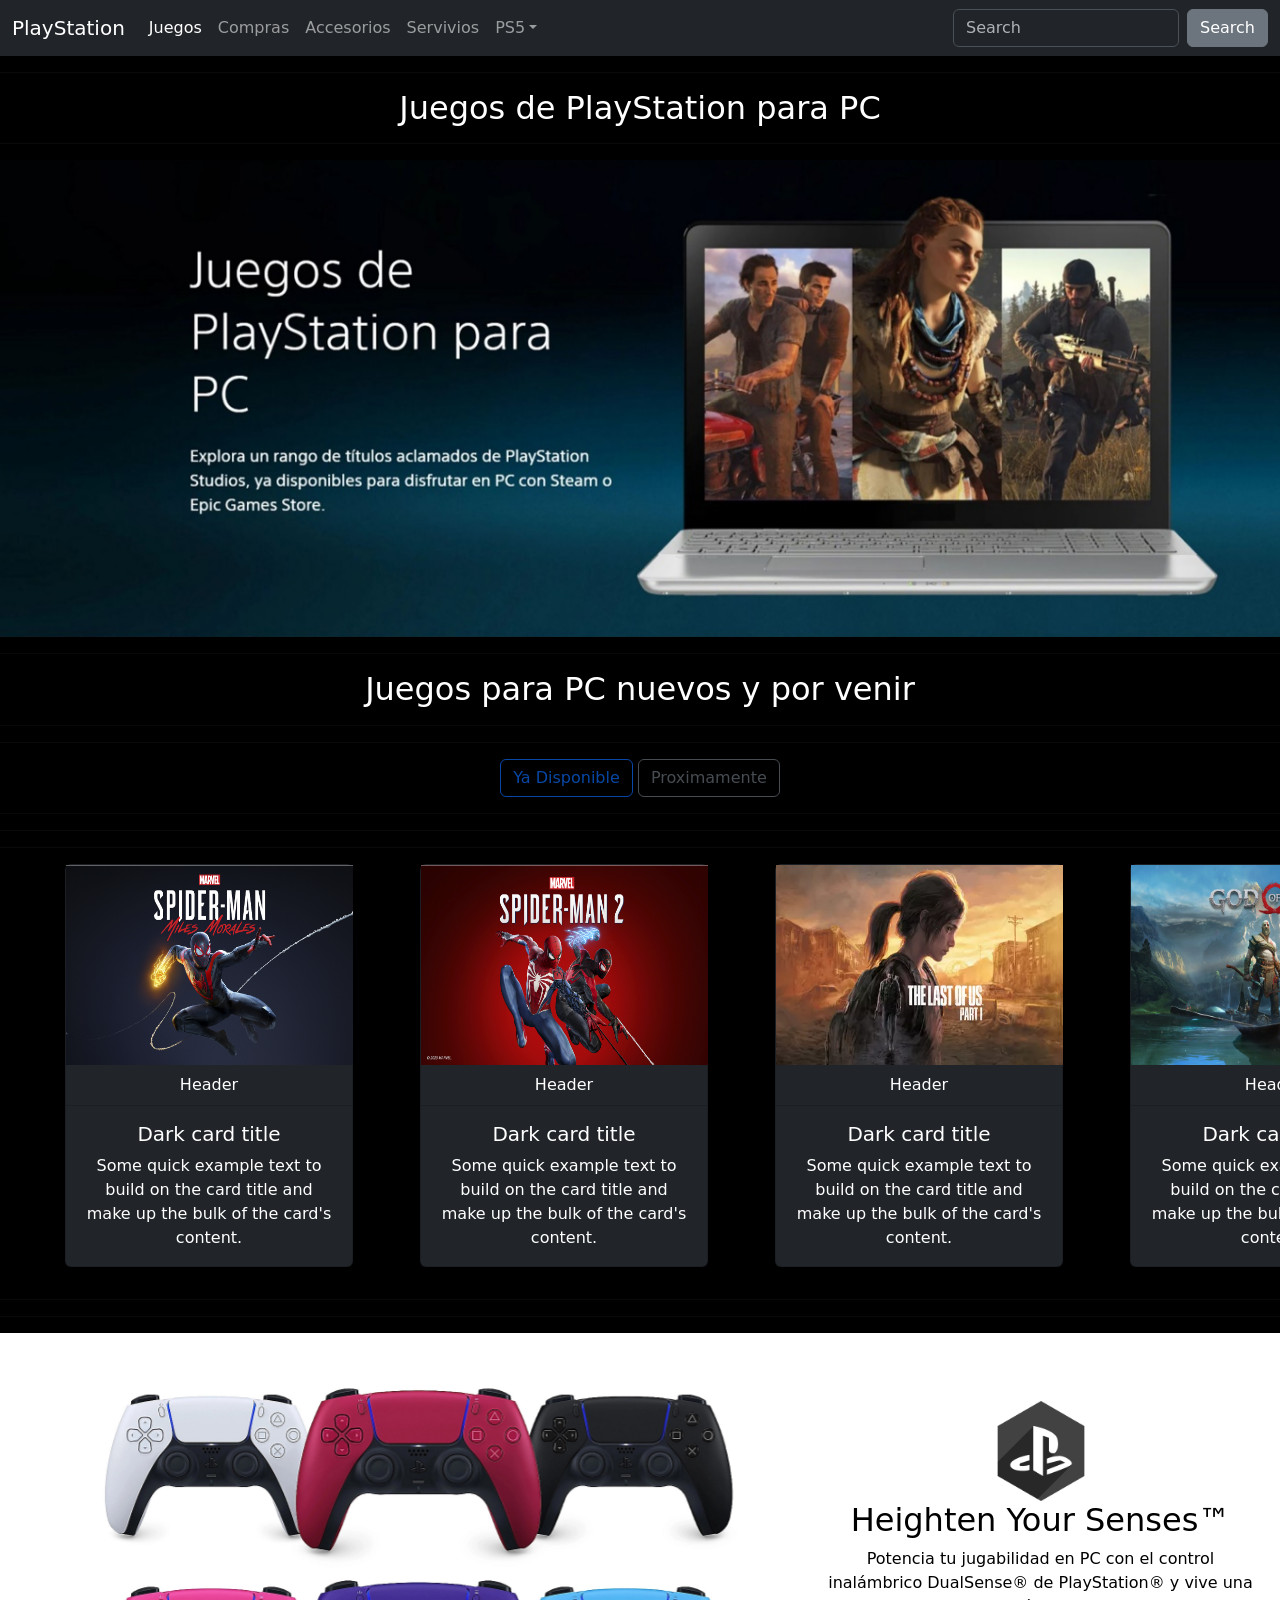
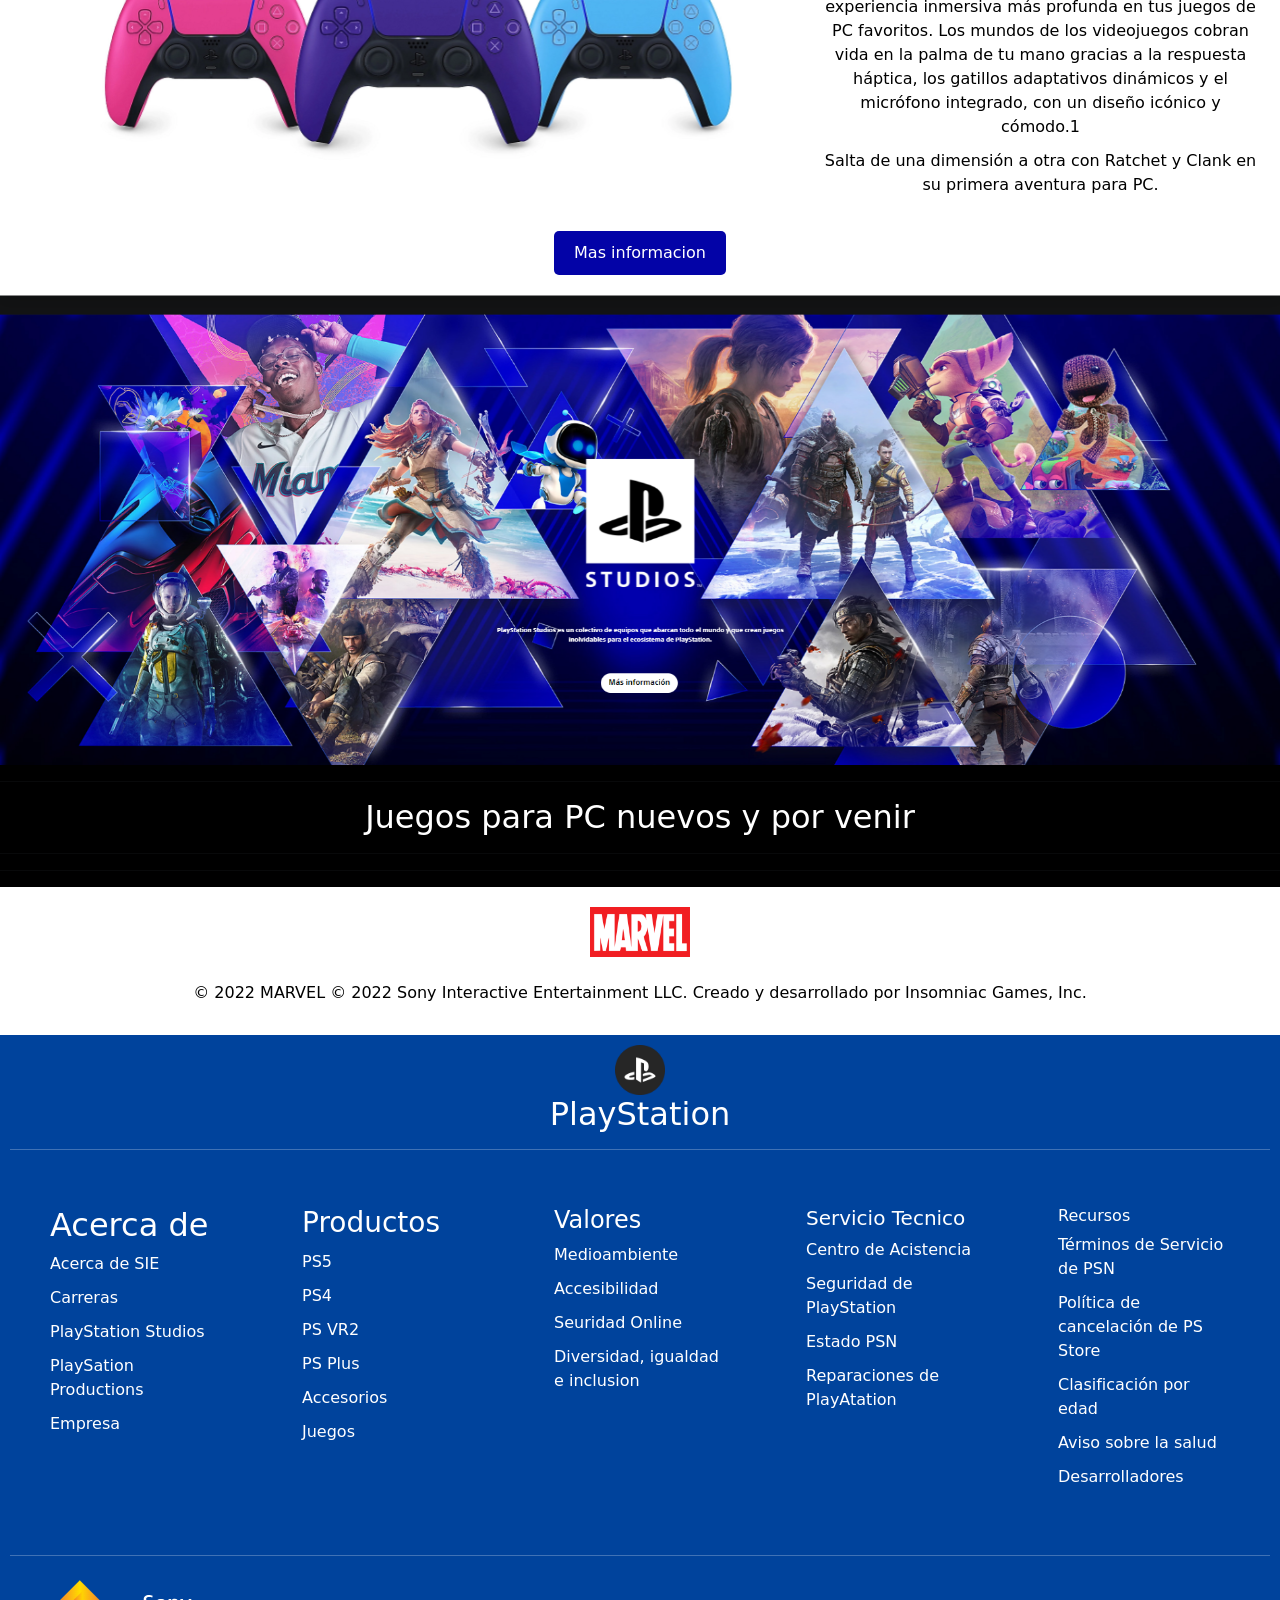
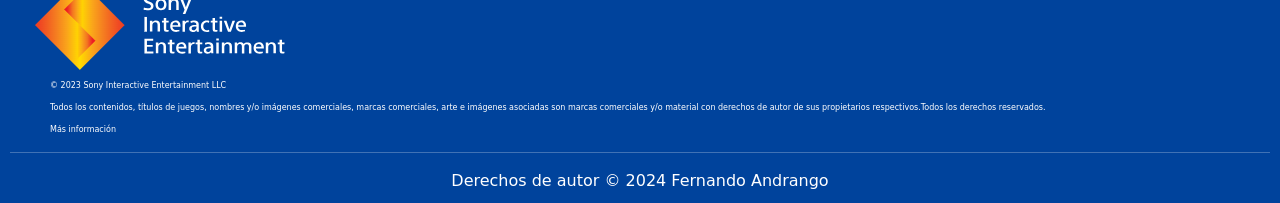
<file: juegos.html>
<!DOCTYPE html>
<html lang="es">
  <head>
    <meta charset="UTF-8" />
    <meta name="viewport" content="width=device-width, initial-scale=1.0" />
    <link rel="stylesheet" href="css/diseñoJuego.css" />
    <link
    rel="icon"
    href="imagenes/logotipo-de-playstation.png"
    type="image/x-icon"
  />
    <link
      href="https://cdn.jsdelivr.net/npm/bootstrap@5.3.2/dist/css/bootstrap.min.css"
      rel="stylesheet"
      integrity="sha384-T3c6CoIi6uLrA9TneNEoa7RxnatzjcDSCmG1MXxSR1GAsXEV/Dwwykc2MPK8M2HN"
      crossorigin="anonymous"
    />
    <style>
      header {
        background-color: rgb(255, 255, 255);
        padding: 20px;
        text-align: left;
        color: aliceblue;
      }
      footer{
        background-color: #00439C;
        color: white;
        padding: 10px;
        text-align: center;
      }
      p {
        margin-bottom: 10px;
      }
    </style>

    <title>Juegos</title>
  </head>
  <body style="background-color: black">
    <nav class="navbar navbar-expand-lg bg-dark" data-bs-theme="dark">
      <div class="container-fluid">
        <a class="navbar-brand" href="playstation.html">PlayStation</a>
        <button
          class="navbar-toggler"
          type="button"
          data-bs-toggle="collapse"
          data-bs-target="#navbarColor02"
          aria-controls="navbarColor02"
          aria-expanded="false"
          aria-label="Toggle navigation"
        >
          <span class="navbar-toggler-icon"></span>
        </button>
        <div class="collapse navbar-collapse" id="navbarColor02">
          <ul class="navbar-nav me-auto">
            <li class="nav-item">
              <a class="nav-link active" href="juegos.html"
                >Juegos
                <span class="visually-hidden">(current)</span>
              </a>
            </li>
            <li class="nav-item">
              <a class="nav-link" href="compras.html">Compras</a>
            </li>
            <li class="nav-item">
              <a class="nav-link" href="accesorios.html">Accesorios</a>
            </li>
            <li class="nav-item">
              <a class="nav-link" href="servicios.html">Servivios</a>
            </li>
            <li class="nav-item dropdown">
              <a
                class="nav-link dropdown-toggle"
                data-bs-toggle="dropdown"
                href="#"
                role="button"
                aria-haspopup="true"
                aria-expanded="false"
                >PS5</a
              >
              <div class="dropdown-menu">
                <a class="dropdown-item" href="#">Action</a>
                <a class="dropdown-item" href="#">Another action</a>
                <a class="dropdown-item" href="#">Something else here</a>
                <div class="dropdown-divider"></div>
                <a class="dropdown-item" href="#">Separated link</a>
              </div>
            </li>
          </ul>
          <form class="d-flex">
            <input
              class="form-control me-sm-2"
              type="search"
              placeholder="Search"
            />
            <button class="btn btn-secondary my-2 my-sm-0" type="submit">
              Search
            </button>
          </form>
        </div>
      </div>
    </nav>
    <hr />
    <div>
      <h2 class="titulo1">Juegos de PlayStation para PC</h2>
    </div>
    <hr />

    <!--Carousel-->
    <div
      id="carouselExampleSlidesOnly"
      class="carousel slide"
      data-bs-ride="carousel"
    >
      <div class="carousel-inner">
        <div class="carousel-item active">
          <img src="imagenes/para pc.png" class="d-block w-100" alt="juegos" />
        </div>
      </div>
    </div>
    <hr />
    <div>
      <h2 class="titulo2">Juegos para PC nuevos y por venir</h2>
    </div>
    <hr />
    <hr />

    <div class="boton">
      <button type="button" class="btn btn-outline-primary" disabled>
        Ya Disponible
      </button>
      <button type="button" class="btn btn-outline-secondary" disabled>
        Proximamente
      </button>
    </div>
    <hr />
    <hr />
    <hr />

    <!--Cartas-->

    <div class="card-general">
      <div class="card text-bg-dark mb-3" style="max-width: 18rem">
        <img
          src="imagenes/milesmorales.png"
          alt=""
          width="287px"
          height="200px"
        />
        <div class="card-header">Header</div>
        <div class="card-body">
          <h5 class="card-title">Dark card title</h5>
          <p class="card-text">
            Some quick example text to build on the card title and make up the
            bulk of the card's content.
          </p>
        </div>
      </div>
      <div class="card text-bg-dark mb-3" style="max-width: 18rem">
        <img
          src="imagenes/spiderman2.png"
          alt=""
          width="287px"
          height="200px"
        />
        <div class="card-header">Header</div>
        <div class="card-body">
          <h5 class="card-title">Dark card title</h5>
          <p class="card-text">
            Some quick example text to build on the card title and make up the
            bulk of the card's content.
          </p>
        </div>
      </div>
      <div class="card text-bg-dark mb-3" style="max-width: 18rem">
        <img src="imagenes/450_1000.webp" alt="" width="287px" height="200px" />
        <div class="card-header">Header</div>
        <div class="card-body">
          <h5 class="card-title">Dark card title</h5>
          <p class="card-text">
            Some quick example text to build on the card title and make up the
            bulk of the card's content.
          </p>
        </div>
      </div>
      <div class="card text-bg-dark mb-3" style="max-width: 18rem">
        <img src="imagenes/cratos.webp" alt="" width="287px" height="200px" />
        <div class="card-header">Header</div>
        <div class="card-body">
          <h5 class="card-title">Dark card title</h5>
          <p class="card-text">
            Some quick example text to build on the card title and make up the
            bulk of the card's content.
          </p>
        </div>
      </div>
    </div>
    <hr><hr>
    <header>
      <div style="float: left">
        <img src="imagenes/control.png" alt="" />
      </div>
      <div class="titulo3">
        &nbsp;&nbsp;&nbsp;&nbsp;&nbsp;&nbsp;&nbsp;&nbsp;&nbsp;
        &nbsp;&nbsp;&nbsp;&nbsp;&nbsp;&nbsp;&nbsp;&nbsp;&nbsp;
        &nbsp;&nbsp;&nbsp;&nbsp;&nbsp;&nbsp;&nbsp;&nbsp;&nbsp;
        &nbsp;&nbsp;&nbsp;&nbsp;&nbsp;&nbsp;&nbsp;&nbsp;&nbsp;
        &nbsp;&nbsp;&nbsp;&nbsp;&nbsp;&nbsp;&nbsp;&nbsp;&nbsp;
        &nbsp;&nbsp;&nbsp;&nbsp;&nbsp;&nbsp;&nbsp;&nbsp;&nbsp;
        &nbsp;&nbsp;&nbsp;&nbsp;&nbsp;&nbsp;&nbsp;&nbsp;&nbsp;
        &nbsp;&nbsp;&nbsp;&nbsp;&nbsp;&nbsp;&nbsp;&nbsp;&nbsp;
        &nbsp;&nbsp;&nbsp;&nbsp;&nbsp;&nbsp;&nbsp;&nbsp;&nbsp;
        &nbsp;&nbsp;&nbsp;&nbsp;&nbsp;&nbsp;&nbsp;&nbsp;&nbsp;
        &nbsp;&nbsp;&nbsp;&nbsp;&nbsp;&nbsp;&nbsp;&nbsp;&nbsp;
        &nbsp;&nbsp;&nbsp;&nbsp;&nbsp;&nbsp;&nbsp;&nbsp;&nbsp;
        &nbsp;&nbsp;&nbsp;&nbsp;&nbsp;&nbsp;&nbsp;&nbsp;&nbsp;
        &nbsp;&nbsp;&nbsp;&nbsp;&nbsp;&nbsp;&nbsp;&nbsp;&nbsp;
        <div>
          <img src="imagenes/social2.png" alt="" height="100" width="100" />
        </div>

        <h2>Heighten Your Senses™</h2>
        <p>
          Potencia tu jugabilidad en PC con el control inalámbrico DualSense® de
          PlayStation® y vive una experiencia inmersiva más profunda en tus
          juegos de PC favoritos. Los mundos de los videojuegos cobran vida en
          la palma de tu mano gracias a la respuesta háptica, los gatillos
          adaptativos dinámicos y el micrófono integrado, con un diseño icónico
          y cómodo.1
        </p>
        <p>
          Salta de una dimensión a otra con Ratchet y Clank en su primera
          aventura para PC. 
        </p>
        &nbsp;&nbsp;&nbsp;&nbsp;&nbsp;&nbsp;&nbsp;&nbsp;&nbsp;
        &nbsp;&nbsp;&nbsp;&nbsp;&nbsp;&nbsp;&nbsp;&nbsp;&nbsp;
        &nbsp;&nbsp;&nbsp;&nbsp;&nbsp;&nbsp;&nbsp;&nbsp;&nbsp;

        <div>
          <button class="mi-boton">Mas informacion</button>
        </div>
      </div>
    </header>
    <div>
      <div
      id="carouselExampleSlidesOnly"
      class="carousel slide"
      data-bs-ride="carousel"
    >
      <div class="carousel-inner">
        <div class="carousel-item active">
          <img src="imagenes/studios.png" class="d-block w-100" alt="juegos" />
        </div>
      </div>
    </div>
    <hr />
    <div>
      <h2 class="titulo2">Juegos para PC nuevos y por venir</h2>
    </div>
    <hr />
    <hr />

    </div>
    <header>
      <div style="text-align: center;">
      <img src="imagenes/Marvel-Comics-Logo.svg.png" alt="" width="100" height="50">
    </div>
    &nbsp;&nbsp;&nbsp;&nbsp;&nbsp;&nbsp;&nbsp;&nbsp;&nbsp;
    &nbsp;&nbsp;&nbsp;&nbsp;&nbsp;&nbsp;&nbsp;&nbsp;&nbsp;
    &nbsp;&nbsp;&nbsp;&nbsp;&nbsp;&nbsp;&nbsp;&nbsp;&nbsp;
    <div style="text-align: center;">
      <p style="color: black;">
        © 2022 MARVEL © 2022 Sony Interactive Entertainment LLC. Creado y desarrollado por Insomniac Games, Inc.
      </p>
    </div>
    </header>
    
    <footer>
      <div >
        <img src="imagenes/estacion-de-juegos (1).png" alt="logo2" height="50px" width="50px">
       
      </div>
      <div style="text-align: center;"> <h2 class="pie-pagina">PlayStation</h2></div>
      <hr>
      <div class="clearfix">
        <div class="columna">
          <h2>Acerca de</h2>
          <p>Acerca de SIE</p>
          <P>Carreras</P>
          <p>PlayStation Studios</p>
          <p>PlaySation Productions</p>
          <p>Empresa</p>

        </div>
        <div class="columna">
          <h3>Productos</h3>
          <p>
            <p>PS5</p>
            <p>PS4</p>
            <p>PS VR2</p>
            <p>PS Plus</p>
            <p>Accesorios</p>
            <P>Juegos</P>

          </p>
        </div>
        <div class="columna">
          <h4>Valores</h4>
          <p>Medioambiente</p>
          <p>Accesibilidad</p>
          <p>Seuridad Online</p>
          <p>Diversidad, igualdad e inclusion</p>

        </div>
        <div class="columna">
          <h5>Servicio Tecnico</h5>
          <p>Centro de Acistencia</p>
          <p>Seguridad de PlayStation</p>
          <p>Estado PSN</p>
          <P>Reparaciones de PlayAtation</P>
        </div>

        <div class="columna">
          <h6>Recursos</h6>
          <p>Términos de Servicio de PSN</p>
          <p>Política de cancelación de PS Store</p>
          <p>Clasificación por edad</p>
          <p>Aviso sobre la salud</p>
          <p>Desarrolladores</p>
  
        </div>
      </div>

      <hr>
      <div style="text-align: left;">
        <img src="imagenes/sony.png" alt="">
      </div>
      <p class="parrafo-final">© 2023 Sony Interactive Entertainment LLC
      </p>
      <p class="parrafo-final"> Todos los contenidos, títulos de juegos, nombres y/o imágenes comerciales, marcas comerciales, arte e imágenes asociadas son marcas comerciales y/o material con derechos de autor de sus propietarios respectivos.Todos los derechos reservados.</p>
      <p class="parrafo-final"> Más información</p>
    <hr>
      Derechos de autor © 2024 Fernando Andrango
    </footer>
  

    <script
      src="https://cdn.jsdelivr.net/npm/bootstrap@5.3.2/dist/js/bootstrap.bundle.min.js"
      integrity="sha384-C6RzsynM9kWDrMNeT87bh95OGNyZPhcTNXj1NW7RuBCsyN/o0jlpcV8Qyq46cDfL"
      crossorigin="anonymous"
    ></script>
  </body>
</html>
</file>
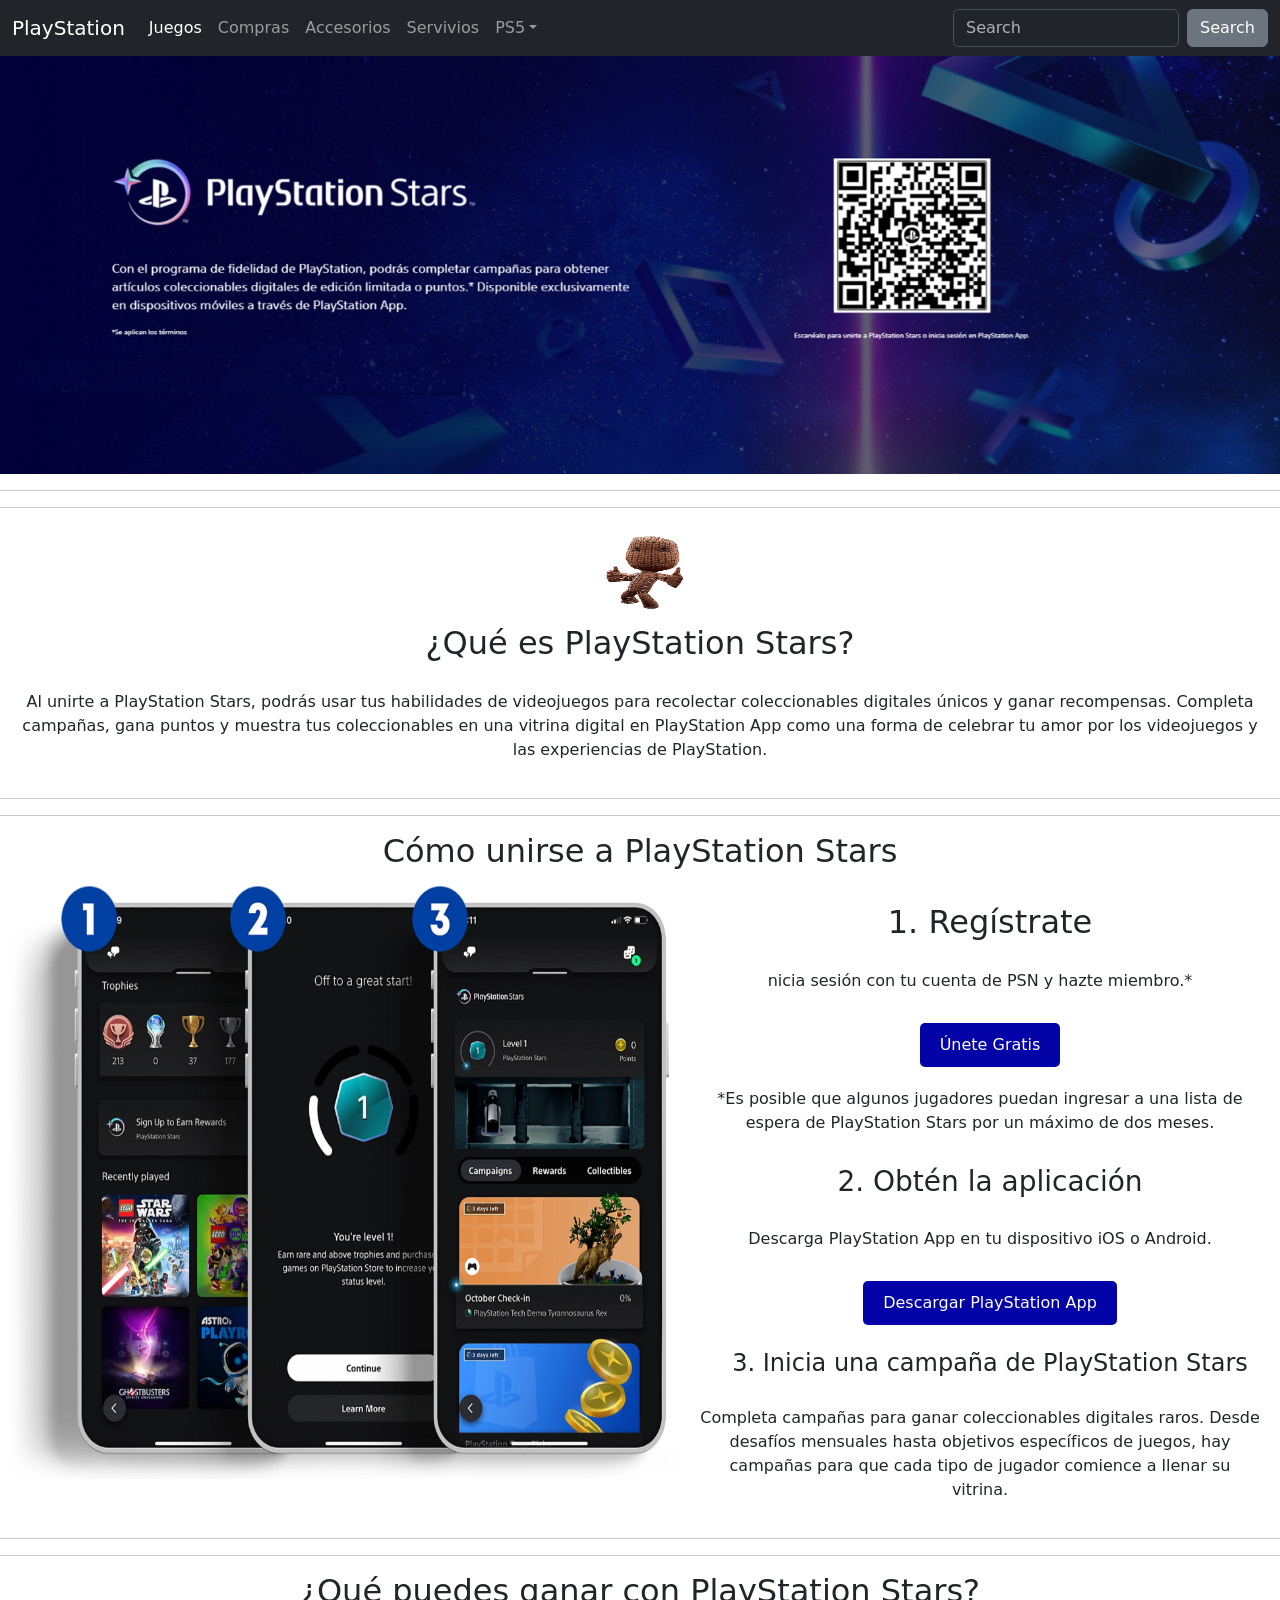
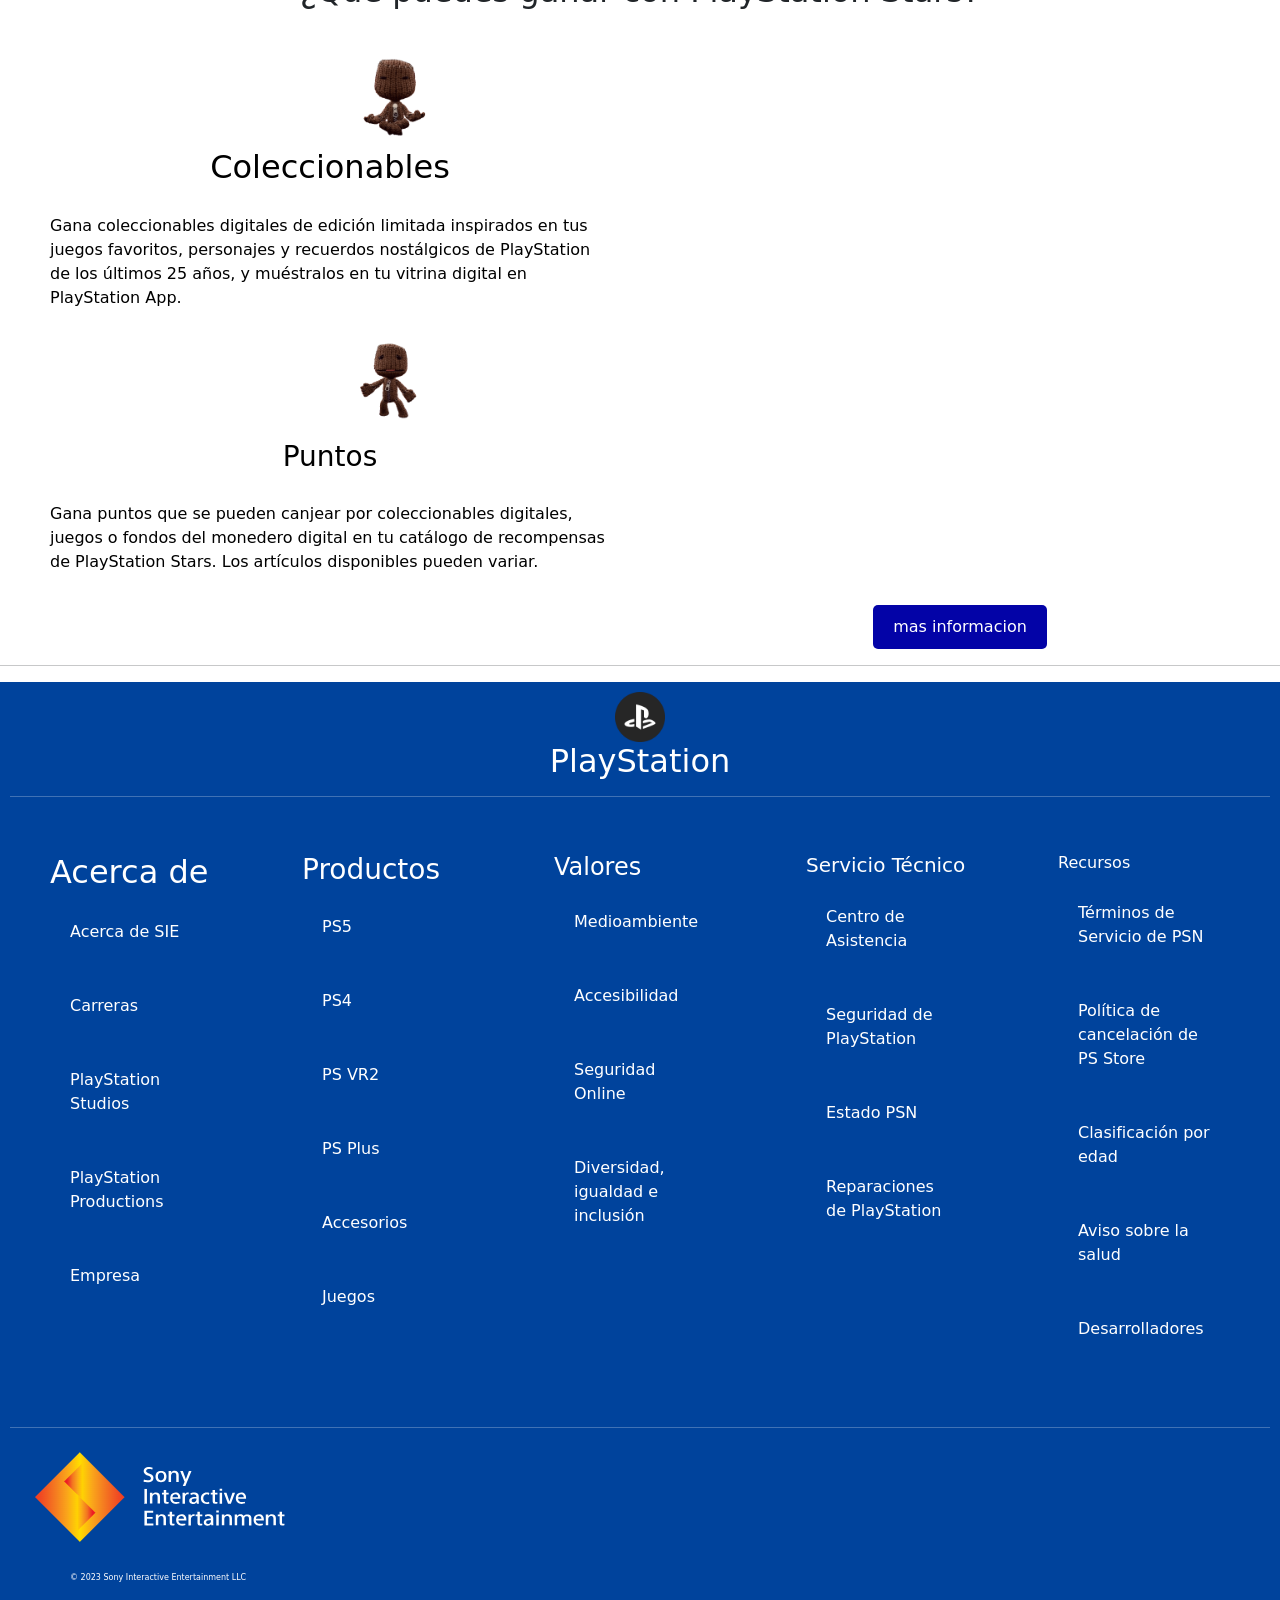
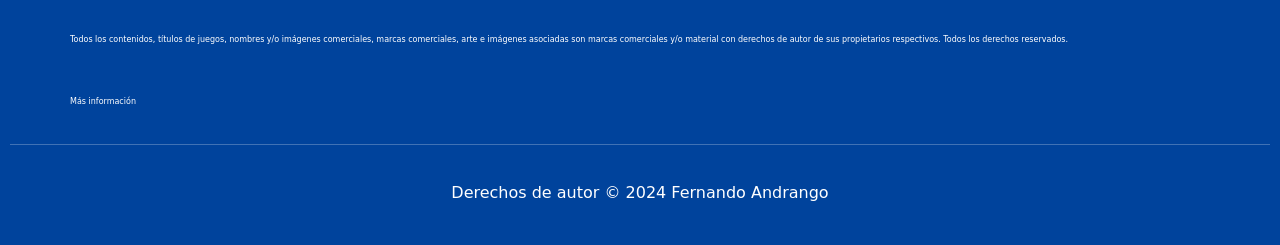
<file: servicios.html>
<!DOCTYPE html>
<html lang="es">
  <head>
    <meta charset="UTF-8" />
    <meta name="viewport" content="width=device-width, initial-scale=1.0" />
    <link rel="stylesheet" href="css/diseñoServicio.css" />
    <link
    rel="icon"
    href="imagenes/logotipo-de-playstation.png"
    type="image/x-icon"
  />
    <link
      href="https://cdn.jsdelivr.net/npm/bootstrap@5.3.2/dist/css/bootstrap.min.css"
      rel="stylesheet"
      integrity="sha384-T3c6CoIi6uLrA9TneNEoa7RxnatzjcDSCmG1MXxSR1GAsXEV/Dwwykc2MPK8M2HN"
      crossorigin="anonymous"
    />
    <style>
      p {
        padding: 20px;
        margin-bottom: 10px;
      }
      header {
        background-color: #ffffff;
        padding: 20px;
        text-align: left;
        color: rgb(0, 0, 0);
      }
      footer {
        background-color: #00439c;
        color: rgb(255, 255, 255);
        padding: 10px;
        text-align: center;
      }
    </style>

    <title>Servicios</title>
  </head>
  <body>
    <nav class="navbar navbar-expand-lg bg-dark" data-bs-theme="dark">
      <div class="container-fluid">
        <a class="navbar-brand" href="playstation.html">PlayStation</a>
        <button
          class="navbar-toggler"
          type="button"
          data-bs-toggle="collapse"
          data-bs-target="#navbarColor02"
          aria-controls="navbarColor02"
          aria-expanded="false"
          aria-label="Toggle navigation"
        >
          <span class="navbar-toggler-icon"></span>
        </button>
        <div class="collapse navbar-collapse" id="navbarColor02">
          <ul class="navbar-nav me-auto">
            <li class="nav-item">
              <a class="nav-link active" href="juegos.html"
                >Juegos
                <span class="visually-hidden">(current)</span>
              </a>
            </li>
            <li class="nav-item">
              <a class="nav-link" href="compras.html">Compras</a>
            </li>
            <li class="nav-item">
              <a class="nav-link" href="accesorios.html">Accesorios</a>
            </li>
            <li class="nav-item">
              <a class="nav-link" href="servicios.html">Servivios</a>
            </li>
            <li class="nav-item dropdown">
              <a
                class="nav-link dropdown-toggle"
                data-bs-toggle="dropdown"
                href="#"
                role="button"
                aria-haspopup="true"
                aria-expanded="false"
                >PS5</a
              >
              <div class="dropdown-menu">
                <a class="dropdown-item" href="#">Action</a>
                <a class="dropdown-item" href="#">Another action</a>
                <a class="dropdown-item" href="#">Something else here</a>
                <div class="dropdown-divider"></div>
                <a class="dropdown-item" href="#">Separated link</a>
              </div>
            </li>
          </ul>
          <form class="d-flex">
            <input
              class="form-control me-sm-2"
              type="search"
              placeholder="Search"
            />
            <button class="btn btn-secondary my-2 my-sm-0" type="submit">
              Search
            </button>
          </form>
        </div>
      </div>
    </nav>
    <!--Carousel-->
    <div
      id="carouselExampleSlidesOnly"
      class="carousel slide"
      data-bs-ride="carousel"
    >
      <div class="carousel-inner">
        <div class="carousel-item active">
          <img src="imagenes/qr.png" class="d-block w-100" alt="juegos" />
        </div>
      </div>
    </div>
    <hr />
    <hr />

    <div class="titulo1">
      <img
        src="imagenes/giifiokey.gif"
        alt="gifi"
        width="150px"
        height="100px"
      />
      <h2>¿Qué es PlayStation Stars?</h2>
      <p>
        Al unirte a PlayStation Stars, podrás usar tus habilidades de
        videojuegos para recolectar coleccionables digitales únicos y ganar
        recompensas. Completa campañas, gana puntos y muestra tus coleccionables
        en una vitrina digital en PlayStation App como una forma de celebrar tu
        amor por los videojuegos y las experiencias de PlayStation.
      </p>
    </div>
    <hr />
    <hr />
    <div class="titulo2">
      <h2>Cómo unirse a PlayStation Stars</h2>
    </div>
    <div style="float: left">
      <img
        src="imagenes/celular.png"
        alt="celulares"
        height="600px"
        width="700px"
      />
    </div>
    <div style="text-align: center">
      &nbsp;&nbsp;&nbsp;&nbsp;&nbsp;&nbsp;&nbsp;&nbsp;&nbsp;
      &nbsp;&nbsp;&nbsp;&nbsp;&nbsp;&nbsp;&nbsp;&nbsp;&nbsp;
      &nbsp;&nbsp;&nbsp;&nbsp;&nbsp;&nbsp;&nbsp;&nbsp;&nbsp;
      &nbsp;&nbsp;&nbsp;&nbsp;&nbsp;&nbsp;&nbsp;&nbsp;&nbsp;
      <h2>1. Regístrate</h2>
      <p>nicia sesión con tu cuenta de PSN y hazte miembro.*</p>
      <button class="mi-boton">Únete Gratis</button>
      <p>
        *Es posible que algunos jugadores puedan ingresar a una lista de espera
        de PlayStation Stars por un máximo de dos meses.
      </p>

      <h3>2. Obtén la aplicación</h3>
      <p>Descarga PlayStation App en tu dispositivo iOS o Android.</p>
      <button class="mi-boton">Descargar PlayStation App</button>
      <div>
        &nbsp;&nbsp;&nbsp;&nbsp;&nbsp;&nbsp;&nbsp;&nbsp;&nbsp;
        &nbsp;&nbsp;&nbsp;&nbsp;&nbsp;&nbsp;&nbsp;&nbsp;&nbsp;
      </div>

      <h4>3. Inicia una campaña de PlayStation Stars</h4>
      <p>
        Completa campañas para ganar coleccionables digitales raros. Desde
        desafíos mensuales hasta objetivos específicos de juegos, hay campañas
        para que cada tipo de jugador comience a llenar su vitrina.
      </p>
    </div>
    <hr />
    <hr />
    <div style="text-align: center">
      <h2>¿Qué puedes ganar con PlayStation Stars?</h2>
    </div>
    <header>
      <div class="contenedor-clearfix">
        <div class="parrafos">
          <img
            class="mono"
            src="imagenes/gifimeditando.gif"
            alt="gifi"
            width="100px"
            height="100px"
          />
          <h2 class="titulo4">Coleccionables</h2>
          <p>
            Gana coleccionables digitales de edición limitada inspirados en tus
            juegos favoritos, personajes y recuerdos nostálgicos de PlayStation
            de los últimos 25 años, y muéstralos en tu vitrina digital en
            PlayStation App.
          </p>
          <img
            class="mono2"
            src="imagenes/gifif.gif"
            alt="gifi"
            width="100px"
            height="100px"
          />
          <h3 class="titulo4">Puntos</h3>
          <p>
            Gana puntos que se pueden canjear por coleccionables digitales,
            juegos o fondos del monedero digital en tu catálogo de recompensas
            de PlayStation Stars. Los artículos disponibles pueden variar.
          </p>
        </div>
        <div class="imagen">
          <video
            src="imagenes/PlayStation-Stars-App-Mobile-Video-Block-02-en-17nov22.mp4"
            width="600px"
            height="500px"
          ></video>
        </div>
      </div>
    </header>
    <div style="text-align: center;">
      <button class="mi-boton">mas informacion</button>
    </div>
    <hr>
    
    <!--pie de pagina-->
    <footer>
      <div>
        <img
          src="imagenes/estacion-de-juegos (1).png"
          alt="logo2"
          height="50px"
          width="50px"
        />
      </div>
      <div style="text-align: center">
        <h2 class="pie-pagina">PlayStation</h2>
      </div>
      <hr />
      <div class="clearfix">
        <div class="columna">
          <h2>Acerca de</h2>
          <p>Acerca de SIE</p>
          <p>Carreras</p>
          <p>PlayStation Studios</p>
          <p>PlayStation Productions</p>
          <p>Empresa</p>
        </div>
        <div class="columna">
          <h3>Productos</h3>
          <p>PS5</p>
          <p>PS4</p>
          <p>PS VR2</p>
          <p>PS Plus</p>
          <p>Accesorios</p>
          <p>Juegos</p>
        </div>
        <div class="columna">
          <h4>Valores</h4>
          <p>Medioambiente</p>
          <p>Accesibilidad</p>
          <p>Seguridad Online</p>
          <p>Diversidad, igualdad e inclusión</p>
        </div>
        <div class="columna">
          <h5>Servicio Técnico</h5>
          <p>Centro de Asistencia</p>
          <p>Seguridad de PlayStation</p>
          <p>Estado PSN</p>
          <p>Reparaciones de PlayStation</p>
        </div>
        <div class="columna">
          <h6>Recursos</h6>
          <p>Términos de Servicio de PSN</p>
          <p>Política de cancelación de PS Store</p>
          <p>Clasificación por edad</p>
          <p>Aviso sobre la salud</p>
          <p>Desarrolladores</p>
        </div>
      </div>

      <hr />
      <div style="text-align: left">
        <img src="imagenes/sony.png" alt="" />
      </div>
      <p class="parrafo-final">© 2023 Sony Interactive Entertainment LLC</p>
      <p class="parrafo-final">
        Todos los contenidos, títulos de juegos, nombres y/o imágenes
        comerciales, marcas comerciales, arte e imágenes asociadas son marcas
        comerciales y/o material con derechos de autor de sus propietarios
        respectivos. Todos los derechos reservados.
      </p>
      <p class="parrafo-final">Más información</p>
      <hr />
      <p>Derechos de autor © 2024 Fernando Andrango</p>
    </footer>

    <script
      src="https://cdn.jsdelivr.net/npm/bootstrap@5.3.2/dist/js/bootstrap.bundle.min.js"
      integrity="sha384-C6RzsynM9kWDrMNeT87bh95OGNyZPhcTNXj1NW7RuBCsyN/o0jlpcV8Qyq46cDfL"
      crossorigin="anonymous"
    ></script>
  </body>
</html>
</file>
<file: css/diseño.css>
.navbar-brand {
  color: rgb(255, 255, 255);
}
.container-fluid {
  background-color: rgb(0, 0, 0);
}
.nav-link {
  color: rgb(255, 255, 255);
}
.nav-inicio {
  color: rgb(255, 255, 255);
}
.titulo2 {
  color: rgb(45, 212, 224);
}
.mi-boton {
  background-color: rgb(42, 111, 190);
  color: white;
  padding: 10px 20px;
  border: none;
  border-radius: 5px;
  cursor: pointer;
}

.caja-1{
text-align: center;
margin-left: 90px;
margin: 90px;
order: 1;
}
.pie-pagina{
  text-align: center;

}
.clearfix{
  content: "";
  clear: both;
  display: table;
}
.columna{
  width: 20%;
  float: left;
  box-sizing: border-box;
  padding: 40px;
  text-align: left;
}
.parrafo-final{
  text-align: left;
  font-size: 0.5em;
  margin-left: 40px;
}
</file>
<file: css/diseñoAcsesorios.css>
.titulo1{
    text-align: center;
 
}
.carousel-inner2{
margin-left: 500px;
}
.carrusel1{
    margin-left: 350px;
    margin-right: 350px;
    margin-top: 30px;
    margin-block-end: 30px;
    
}
.boton{
    text-align: center;
}

.imagen{
    float: left;
    width: 50%;
    padding: 30px;
  }
  .parrafos{
   float: right;
   width: 50%;
   padding: 10px;
  }
  .mono{
    margin-left: 150px;
  }
  .titulo4{
    margin-left: 50px;
  }
  .mi-boton{
    background-color: rgb(3, 3, 167);
    color: white;
  padding: 10px 20px;
  border: none;
  border-radius: 5px;
  cursor: pointer;
  text-align: center;
  margin-left: 250px;

  }
  .titulo2{
    text-align: center;
    margin-left: 300px;
    margin-right: 300px;
    margin-top: 30px;
    
  font-size: 0.5em;
  
  }
  .titulo3{
    font-size: 1.5em;
  margin-left: 40px;
  color: aqua;

  }
  .compra{
    background-color:#121315;
    color: white;
    text-align: center;
  }
  .btn-primary{
    background-color: #121315;
  }
  .titulo5{
    text-align: center;
    margin-top: 20px;
  }
  .row{
    margin-left: 20px;
    margin-right: 20px;
  }
  .card-body{
    text-align: center;
  }
  .btn-primary1{
    background-color: rgb(3, 3, 167);
    color: white;
  }
  .imagen2{
    float: right;
    width: 50%;
    padding: 30px;
  }
  .parrafos2{
   float: left;
   width: 50%;
   padding: 10px;
   font-size: 1.1em;
   
  }
  .titulo6{
    text-align: center;
    margin-top: 20px;
    color: rgb(0, 153, 255);
    font-size: 0.9;
    
  }
 .mono2{
    margin-left: 300px;
 }
 .button2{
    margin-left: 350;
 }
 .mi-boton2{
    background-color: rgb(3, 3, 167);
    color: white;
  padding: 10px 20px;
  border: none;
  border-radius: 5px;
  cursor: pointer;
  text-align: center;
  margin-left: 300px;

  }
  .card-body{
    text-align: center;
    
 
}
.clearfix{
    content: "";
    clear: both;
    display: table;
  }
  .card-general{
    text-align: center;
    display: flex;
   
  
  }
.card{
    flex: 0 0 18rem;
    margin-right: 55px;
    margin-left: 30px;
    margin-top: 20px;
}
.text-body-secondary{
    background-color: rgb(84, 194, 245);
}
.imagen3{
    float: left;
    width: 50%;
    padding: 30px;
  }
  .parrafos3{
   float: right;
   width: 50%;
   padding: 10px;
   font-size: 0.9em;
   
  }
  .pie-pagina{
    text-align: center;
  
  }
  .clearfix{
    content: "";
    clear: both;
    display: table;
  }
  .columna{
    width: 20%;
    float: left;
    box-sizing: border-box;
    padding: 40px;
    text-align: left;
  }
  .parrafo-final{
    text-align: left;
    font-size: 0.5em;
    margin-left: 40px;
  }
</file>
<file: css/diseñoCompras.css>
.mi-boton{
    background-color: rgb(3, 3, 167);
    color: white;
  padding: 10px 20px;
  border: none;
  border-radius: 5px;
  cursor: pointer;
  text-align: right;
  margin-left: 60px;

  }
  .button1{
    text-align: center;
    margin-right: 50px;
  }
  .contenedor-flexible{
    display: flex;
    border: 5px cornflowerblue;
    justify-content: center;
    align-items: center;
    padding: 10px;
    flex-wrap: wrap;
    width: 1300px;
    height: 310px;
    align-items: flex-start;
  }
  .caja-1{
    text-align: center;
    margin-left: 200px;
    margin: 20px;
    order: 1;
  }
  .caja-2{
    text-align: center;
    margin-left: 200px;
    margin: 20px;
    order: 2;
  }
  .caja-3{
    text-align: center;
    margin-left: 200px;
    margin: 20px;
    order: 3;
  }
  .caja-4{
    text-align: center;
    margin-left: 200px;
    margin: 20px;
    order: 4;
  }
  .caja-5{
    text-align: center;
    margin-left: 200px;
    margin: 20px;
    order: 4;
  }

  .contenedor-flexible2{
    display: flex;
    border: 5px cornflowerblue;
    justify-content: center;
    align-items: center;
    padding: 10px;
    flex-wrap: wrap;
    width: 1300px;
    height: 470px;
    align-items: flex-start;
    margin-left: 30px;
  }
  .titulo3{
    margin-left: 80px;
  }
  .titulo4{
    margin-left: 40px;
    text-align: center;
  }
  .contenedor-flexible3{
    display: flex;
    border: 5px cornflowerblue;
    justify-content: center;
    align-items: center;
    padding: 10px;
    flex-wrap: wrap;
    width: 1300px;
    height: 310px;
    align-items: flex-start;
  }
  .columna{
    width: 20%;
    float: left;
    box-sizing: border-box;
    padding: 40px;
    text-align: left;
  }.parrafo-final{
    text-align: left;
    font-size: 0.5em;
    margin-left: 40px;
  }
</file>
<file: css/diseñoJuego.css>
.titulo1{
    text-align: center;
    color: white;
    
}

.titulo2{
    color: white;
    text-align: center;
}
.boton{
    text-align: center;
}
.card{
    background-color: black;
  
}
.card-title{
 
}
.col{
    background-color: black;
    

}
.card-text{

}
.img{
    text-align: center;
}
.card{
    flex: 0 0 18rem;
    margin-right: 2px;
    margin-left: 65px;
}
.card-general{
    text-align: center;
    display: flex;
  
  }
  .titulo3{
    text-align: center;
    color: #000;
  }
  .mi-boton{
    background-color: rgb(3, 3, 167);
    color: white;
  padding: 10px 20px;
  border: none;
  border-radius: 5px;
  cursor: pointer;

  }
  .clearfix{
    content: "";
    clear: both;
    display: table;
  }
  .columna{
    width: 20%;
    float: left;
    box-sizing: border-box;
    padding: 40px;
    text-align: left;
  }
  .parrafo-final{
    text-align: left;
    font-size: 0.5em;
    margin-left: 40px;
  }
</file>
<file: css/diseñoServicio.css>
.titulo1{
    text-align: center;
}
.titulo2{
    text-align: center;
}
.mi-boton{
    background-color: rgb(3, 3, 167);
    color: white;
  padding: 10px 20px;
  border: none;
  border-radius: 5px;
  cursor: pointer;
  text-align: right;

  }
  .p{
    padding: 20px;
    margin: 10px;
  }
  .imagen{
    float: right;
    width: 50%;
    padding: 30px;
  }
  .parrafos{
   float: left;
   width: 50%;
   padding: 10px;
  }
  .contenedor{
    width: 100%;
    overflow: hidden;
  }
  .clearfix::after {
    content: "";
    display: table;
    clear: both;
    margin-right: 10px;
    margin-left: 10px;
  }
  .titulo4{
    text-align: center;
  }
  .mono{
    margin-left: 315px;
  }
  .mono2{
    margin-left: 315px;
  }
  .pie-pagina{
    text-align: center;
  
  }
 
  .columna{
    width: 20%;
    float: left;
    box-sizing: border-box;
    padding: 40px;
    text-align: left;
  }
  .parrafo-final{
    text-align: left;
    font-size: 0.5em;
    margin-left: 40px;
  }
</file>
